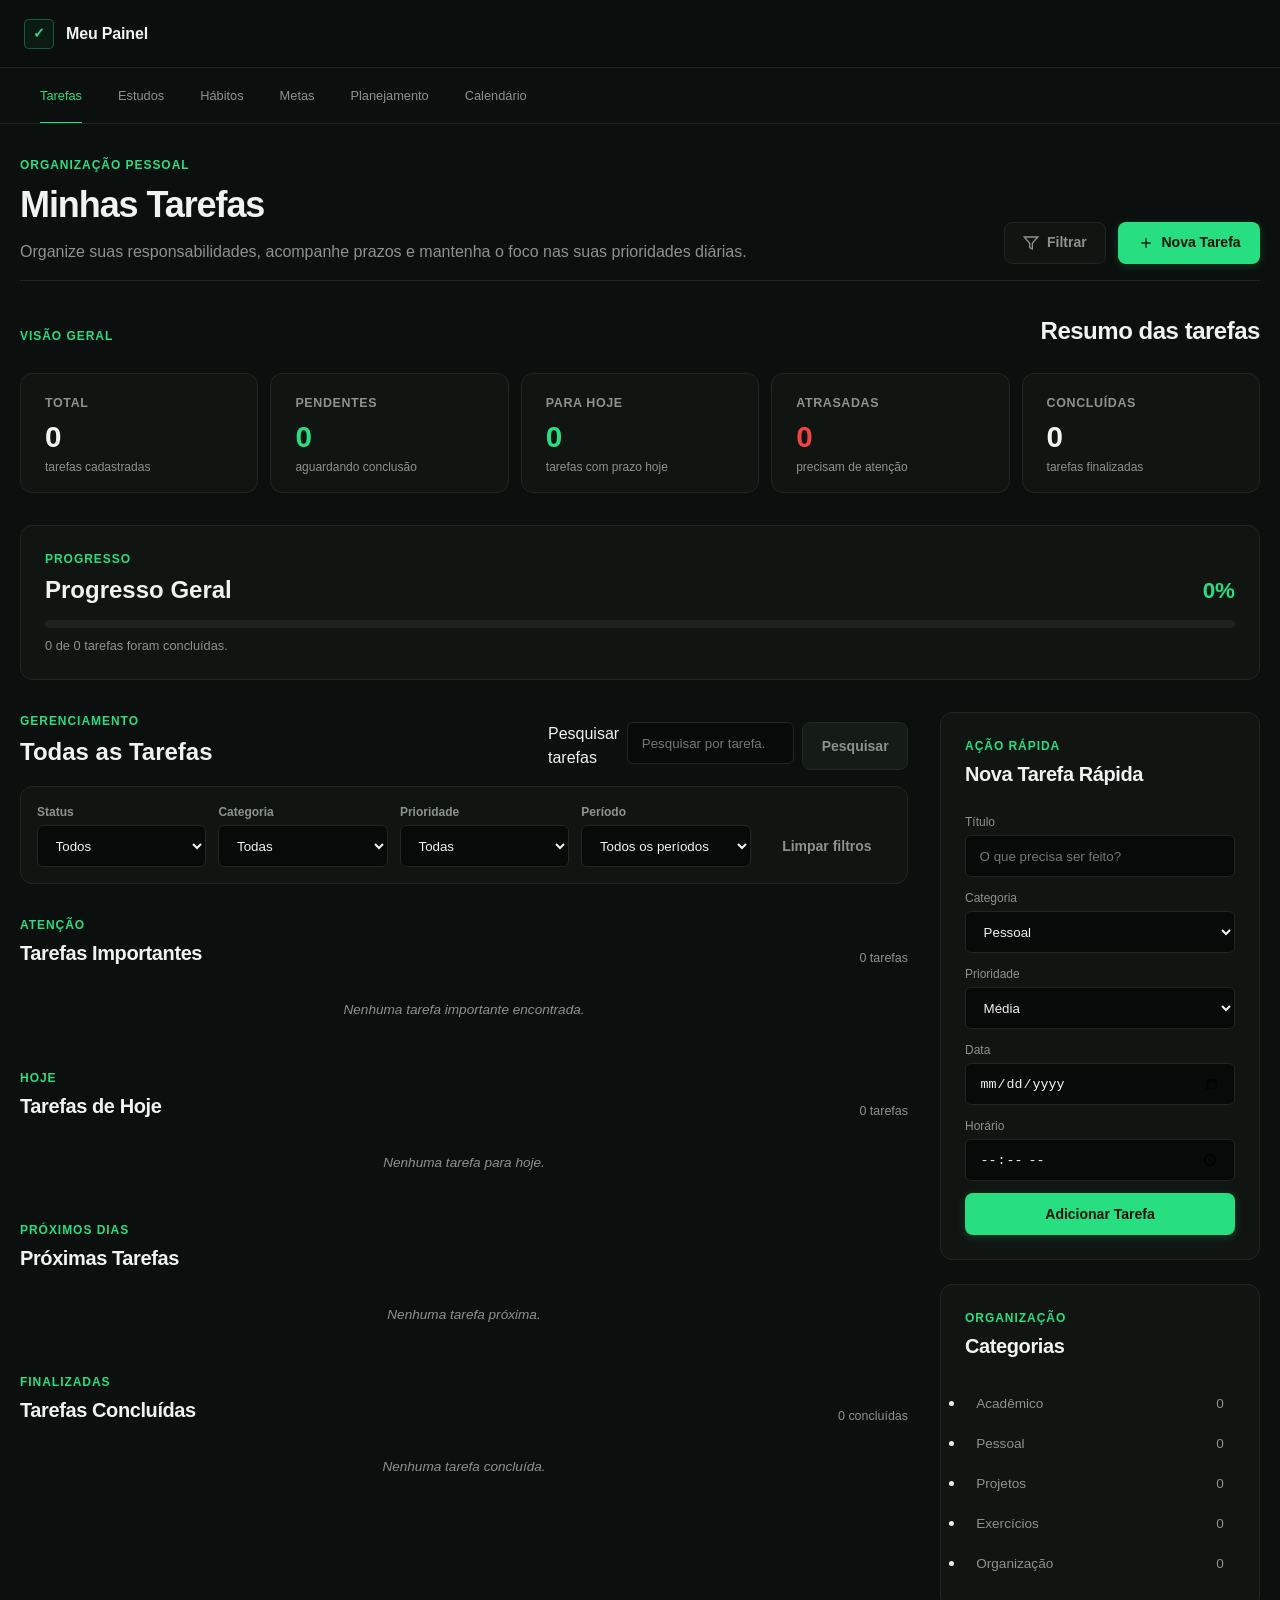
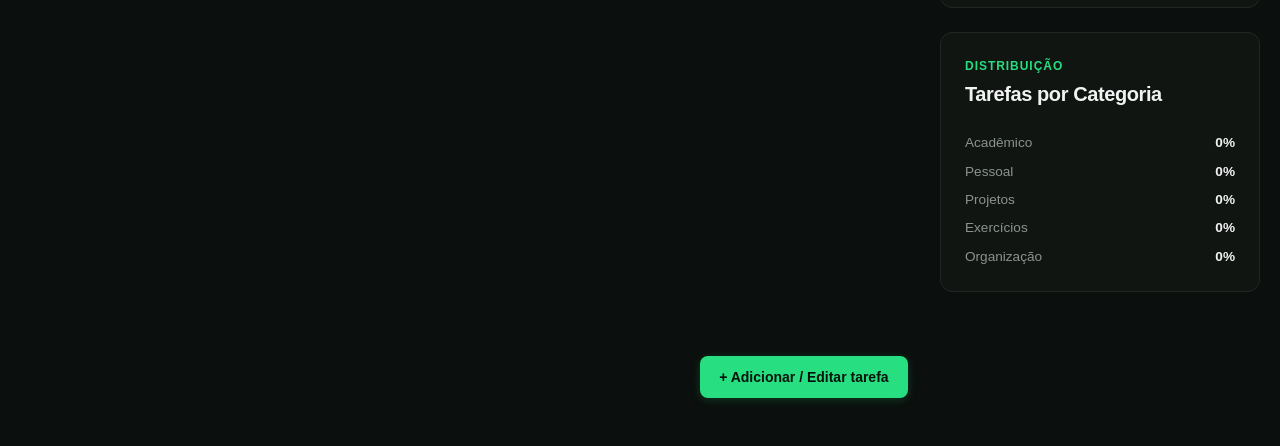
<file: index.html>
<!DOCTYPE html>
<html lang="pt-BR">
<head>
    <meta charset="UTF-8">
    <meta name="viewport" content="width=device-width, initial-scale=1.0">
    <meta name="description" content="Painel pessoal de gerenciamento de tarefas, acompanhamento de progresso e produtividade.">
    <meta name="author" content="Anthony">
    <title>Tarefas | Meu Painel</title>

    <link rel="stylesheet" href="css/global.css">
    <link rel="stylesheet" href="css/style.css">

</head>

<body>

    <!-- =========================================================
         CABECALHO PRINCIPAL
    ========================================================== -->
    <header class="site-header">
        <div class="header-content">

            <div class="brand">
                <a href="perfil.html" class="brand-link" aria-label="Página inicial do painel">
                    <span class="brand-icon" aria-hidden="true">✓</span>
                    <span class="brand-name">Meu Painel</span>
                </a>
            </div>

    </header>

    <!-- =========================================================
         NAVEGAÇÃO PRINCIPAL
    ========================================================== -->
    <nav class="main-navigation" aria-label="Navegação principal">
        <div class="navigation-content">
            <a href="INDEX.html" class="nav-link nav-link-active" aria-current="page">Tarefas</a>
            <a href="estudos.html" class="nav-link">Estudos</a>
            <a href="habitos.html" class="nav-link">Hábitos</a>
            <a href="metas.html" class="nav-link">Metas</a>
            <a href="planejamento.html" class="nav-link">Planejamento</a>
            <a href="calendario.html" class="nav-link">Calendário</a>
        </div>
    </nav>

    <!-- =========================================================
         CONTEUDO PRINCIPAL
    ========================================================== -->
    <main class="main-content" id="main-content">

        <!-- CABEÇALHO DA PÁGINA -->
        <section class="page-header" aria-labelledby="page-title">
            <div class="page-heading">
                <span class="page-eyebrow">ORGANIZAÇÃO PESSOAL</span>
                <h1 id="page-title">Minhas Tarefas</h1>
                <p class="page-description">
                    Organize suas responsabilidades, acompanhe prazos e mantenha o foco nas suas prioridades diárias.
                </p>
            </div>

            <div class="page-header-actions">
                <button type="button" class="button button-secondary" id="filter-tasks-button">
                    <svg width="16" height="16" viewBox="0 0 24 24" fill="none" stroke="currentColor" stroke-width="2" aria-hidden="true">
                        <polygon points="22 3 2 3 10 12.46 10 19 14 21 14 12.46 22 3"></polygon>
                    </svg>
                    Filtrar
                </button>

                <button type="button" class="button button-primary" id="new-task-button">
                    <svg width="16" height="16" viewBox="0 0 24 24" fill="none" stroke="currentColor" stroke-width="2" aria-hidden="true">
                        <line x1="12" y1="5" x2="12" y2="19"></line>
                        <line x1="5" y1="12" x2="19" y2="12"></line>
                    </svg>
                    Nova Tarefa
                </button>
            </div>
        </section>

        <!-- RESUMO DAS TAREFAS / OVERVIEW -->
        <section class="task-overview" aria-labelledby="overview-title">
            <div class="section-heading">
                <span class="section-eyebrow">VISÃO GERAL</span>
                <h2 id="overview-title">Resumo das tarefas</h2>
            </div>

            <div class="overview-grid">
                <article class="overview-card overview-card-total">
                    <div class="overview-card-header">
                        <span class="overview-card-label">Total</span>
                    </div>
                    <div class="overview-card-value">
                        <strong>0</strong>
                    </div>
                    <p class="overview-card-description">tarefas cadastradas</p>
                </article>

                <article class="overview-card overview-card-pending">
                    <div class="overview-card-header">
                        <span class="overview-card-label">Pendentes</span>
                    </div>
                    <div class="overview-card-value">
                        <strong>0</strong>
                    </div>
                    <p class="overview-card-description">aguardando conclusão</p>
                </article>

                <article class="overview-card overview-card-today">
                    <div class="overview-card-header">
                        <span class="overview-card-label">Para Hoje</span>
                    </div>
                    <div class="overview-card-value">
                        <strong>0</strong>
                    </div>
                    <p class="overview-card-description">tarefas com prazo hoje</p>
                </article>

                <article class="overview-card overview-card-overdue">
                    <div class="overview-card-header">
                        <span class="overview-card-label">Atrasadas</span>
                    </div>
                    <div class="overview-card-value">
                        <strong>0</strong>
                    </div>
                    <p class="overview-card-description">precisam de atenção</p>
                </article>

                <article class="overview-card overview-card-completed">
                    <div class="overview-card-header">
                        <span class="overview-card-label">Concluídas</span>
                    </div>
                    <div class="overview-card-value">
                        <strong>0</strong>
                    </div>
                    <p class="overview-card-description">tarefas finalizadas</p>
                </article>
            </div>
        </section>

        <!-- PROGRESSO GERAL -->
        <section class="productivity-section" aria-labelledby="productivity-title">
            <div class="productivity-header">
                <div>
                    <span class="section-eyebrow">PROGRESSO</span>
                    <h2 id="productivity-title">Progresso Geral</h2>
                </div>
                <strong class="productivity-percentage">0%</strong>
            </div>

            <div class="progress-container">
                <div class="progress-bar" role="progressbar" aria-label="Progresso geral das tarefas" aria-valuenow="0" aria-valuemin="0" aria-valuemax="100">
                    <span class="progress-value" style="width: 0%;"></span>
                </div>
            </div>

            <p class="progress-description">0 de 0 tarefas foram concluídas.</p>
        </section>

        <!-- GERENCIAMENTO E LISTA DE TAREFAS -->
        <section class="tasks-management" aria-labelledby="tasks-management-title">

            <div class="tasks-toolbar">
                <div class="tasks-toolbar-heading">
                    <span class="section-eyebrow">GERENCIAMENTO</span>
                    <h2 id="tasks-management-title">Todas as Tarefas</h2>
                </div>

                <!-- Formulário de Pesquisa -->
                <form class="task-search-form" action="#" method="get" role="search" onSubmit="event.preventDefault();">
                    <label for="task-search" class="visually-hidden">Pesquisar tarefas</label>
                    <input type="search" id="task-search" name="search" placeholder="Pesquisar por tarefa..." autocomplete="off">
                    <button type="submit" class="button button-search" aria-label="Pesquisar">
                        Pesquisar
                    </button>
                </form>
            </div>

            <!-- Filtros -->
            <div class="task-filters" aria-label="Filtros de tarefas">
                <div class="filter-group">
                    <label for="status-filter">Status</label>
                    <select id="status-filter" name="status">
                        <option value="all">Todos</option>
                        <option value="pending">Pendentes</option>
                        <option value="in-progress">Em andamento</option>
                        <option value="completed">Concluídas</option>
                        <option value="overdue">Atrasadas</option>
                    </select>
                </div>

                <div class="filter-group">
                    <label for="category-filter">Categoria</label>
                    <select id="category-filter" name="category">
                        <option value="all">Todas</option>
                        <option value="academico">Acadêmico</option>
                        <option value="pessoal">Pessoal</option>
                        <option value="projeto">Projeto</option>
                        <option value="exercicios">Exercícios</option>
                        <option value="organização">Organização</option>
                    </select>
                </div>

                <div class="filter-group">
                    <label for="priority-filter">Prioridade</label>
                    <select id="priority-filter" name="priority">
                        <option value="all">Todas</option>
                        <option value="high">Alta</option>
                        <option value="medium">Média</option>
                        <option value="low">Baixa</option>
                    </select>
                </div>

                <div class="filter-group">
                    <label for="period-filter">Período</label>
                    <select id="period-filter" name="period">
                        <option value="all">Todos os períodos</option>
                        <option value="today">Hoje</option>
                        <option value="tomorrow">Amanhã</option>
                        <option value="week">Esta semana</option>
                        <option value="month">Este mês</option>
                    </select>
                </div>

                <button type="button" class="button button-clear-filters" id="clear-filters-button">
                    Limpar filtros
                </button>
            </div>

            <!-- LISTA: IMPORTANTES -->
            <section class="important-tasks" aria-labelledby="important-tasks-title">
                <div class="subsection-header">
                    <div>
                        <span class="section-eyebrow">ATENÇÃO</span>
                        <h3 id="important-tasks-title">Tarefas Importantes</h3>
                    </div>
                    <span class="task-count">0 tarefas</span>
                </div>
                <div class="important-task-list task-list" aria-live="polite"></div>
            </section>

            <!-- LISTA: HOJE -->
            <section class="today-tasks" aria-labelledby="today-tasks-title">
                <div class="subsection-header">
                    <div>
                        <span class="section-eyebrow">HOJE</span>
                        <h3 id="today-tasks-title">Tarefas de Hoje</h3>
                    </div>
                    <span class="task-count">0 tarefas</span>
                </div>
                <div class="task-list" aria-live="polite"></div>
            </section>

            <!-- LISTA: PRÓXIMAS -->
            <section class="upcoming-tasks" aria-labelledby="upcoming-tasks-title">
                <div class="subsection-header">
                    <div>
                        <span class="section-eyebrow">PRÓXIMOS DIAS</span>
                        <h3 id="upcoming-tasks-title">Próximas Tarefas</h3>
                    </div>
                </div>
                <div class="task-list" aria-live="polite"></div>
            </section>

            <!-- LISTA: CONCLUÍDAS -->
            <section class="completed-tasks" aria-labelledby="completed-tasks-title">
                <div class="subsection-header">
                    <div>
                        <span class="section-eyebrow">FINALIZADAS</span>
                        <h3 id="completed-tasks-title">Tarefas Concluídas</h3>
                    </div>
                    <span class="task-count">0 concluídas</span>
                </div>
                <div class="task-list" aria-live="polite"></div>
            </section>

        </section>

        <!-- SIDEBAR AUXILIAR -->
        <aside class="task-sidebar" aria-label="Informações auxiliares">

            <!-- Criação Rápida -->
            <section class="quick-add-section" aria-labelledby="quick-add-title">
                <div class="sidebar-heading">
                    <span class="section-eyebrow">AÇÃO RÁPIDA</span>
                    <h2 id="quick-add-title">Nova Tarefa Rápida</h2>
                </div>

                <form class="quick-task-form" action="#" method="post">
                    <div class="form-field">
                        <label for="quick-task-title">Título</label>
                        <input type="text" id="quick-task-title" name="title" placeholder="O que precisa ser feito?" required>
                    </div>

                    <div class="form-field">
                        <label for="quick-task-category">Categoria</label>
                        <select id="quick-task-category" name="category">
                            <option value="pessoal">Pessoal</option>
                            <option value="academico">Acadêmico</option>
                            <option value="projeto">Projeto</option>
                            <option value="exercicios">Exercícios</option>
                            <option value="organição">Organização</option>
                        </select>
                    </div>

                    <div class="form-field">
                        <label for="quick-task-priority">Prioridade</label>
                        <select id="quick-task-priority" name="priority">
                            <option value="medium">Média</option>
                            <option value="high">Alta</option>
                            <option value="low">Baixa</option>
                        </select>
                    </div>

                    <div class="form-field">
                        <label for="quick-task-date">Data</label>
                        <input type="date" id="quick-task-date" name="date">
                    </div>

                    <div class="form-field">
                        <label for="quick-task-time">Horário</label>
                        <input type="time" id="quick-task-time" name="time">
                    </div>

                    <button type="submit" class="button button-primary button-full">
                        Adicionar Tarefa
                    </button>
                </form>
            </section>

            <!-- Categorias -->
            <section class="categories-section" aria-labelledby="categories-title">
                <div class="sidebar-heading">
                    <span class="section-eyebrow">ORGANIZAÇÃO</span>
                    <h2 id="categories-title">Categorias</h2>
                </div>

                <ul class="category-list">
                    <li class="category-item">
                        <button type="button" class="category-button" data-category="academic">
                            <span class="category-name">Acadêmico</span>
                            <span class="category-count">0</span>
                        </button>
                    </li>
                    <li class="category-item">
                        <button type="button" class="category-button" data-category="pessoal">
                            <span class="category-name">Pessoal</span>
                            <span class="category-count">0</span>
                        </button>
                    </li>
                    <li class="category-item">
                        <button type="button" class="category-button" data-category="projeto">
                            <span class="category-name">Projetos</span>
                            <span class="category-count">0</span>
                        </button>
                    </li>
                    <li class="category-item">
                        <button type="button" class="category-button" data-category="exercicios">
                            <span class="category-name">Exercícios</span>
                            <span class="category-count">0</span>
                        </button>
                    </li>
                    <li class="category-item">
                        <button type="button" class="category-button" data-category="Organização">
                            <span class="category-name">Organização</span>
                            <span class="category-count">0</span>
                        </button>
                    </li>
                </ul>
            </section>

            <!-- Distribuição -->
            <section class="task-distribution" aria-labelledby="distribution-title">
                <div class="sidebar-heading">
                    <span class="section-eyebrow">DISTRIBUIÇÃO</span>
                    <h2 id="distribution-title">Tarefas por Categoria</h2>
                </div>

                <dl class="distribution-list">
                    <div class="distribution-item">
                        <dt>Acadêmico</dt>
                        <dd>0%</dd>
                    </div>
                    <div class="distribution-item">
                        <dt>Pessoal</dt>
                        <dd>0%</dd>
                    </div>
                    <div class="distribution-item">
                        <dt>Projetos</dt>
                        <dd>0%</dd>
                    </div>
                    <div class="distribution-item">
                        <dt>Exercícios</dt>
                        <dd>0%</dd>
                    </div>
                    <div class="distribution-item">
                        <dt>Organização</dt>
                        <dd>0%</dd>
                    </div>
                </dl>
            </section>

        </aside>

<!-- BOTÃO QUE ABRE O FORMULÁRIO -->
<div class="form-trigger-container">
    <button type="button" class="button button-primary" id="open-task-modal-btn">
        + Adicionar / Editar tarefa
    </button>
</div>

<!-- MODAL COM O FORMULÁRIO COMPLETO (ESCONDIDO POR PADRÃO) -->
<div class="modal" id="task-modal" hidden>
    <div class="modal-backdrop" id="modal-backdrop"></div>
    
    <section class="modal-dialog modal-large" role="dialog" aria-modal="true" aria-labelledby="new-task-title">
        <header class="modal-header">
            <div>
                <span class="section-eyebrow">CRIAR / EDITAR</span>
                <h2 id="new-task-title">Adicionar nova tarefa</h2>
            </div>
            <button class="icon-button" type="button" id="close-task-modal-btn" aria-label="Fechar modal">×</button>
        </header>

        <form class="new-task-form" action="#" method="post">
            <fieldset>
                <legend>Informações básicas</legend>

                <div class="form-row">
                    <div class="form-field form-field-large">
                        <label for="task-title">Título da tarefa *</label>
                        <input type="text" id="task-title" name="task_title" placeholder="Digite o título da tarefa" required>
                    </div>

                    <div class="form-field">
                        <label for="task-category">Categoria *</label>
                        <select id="task-category" name="task_category" required>
                            <option value="">Selecionar</option>
                            <option value="academico">Acadêmico</option>
                            <option value="pessoal">Pessoal</option>
                            <option value="projeto">Projeto</option>
                            <option value="exercicios">Exercícios</option>
                            <option value="organização">Organização</option>
                        </select>
                    </div>
                </div>

                <div class="form-field">
                    <label for="task-description">Descrição</label>
                    <textarea id="task-description" name="task_description" rows="4" placeholder="Descreva o que precisa ser feito..."></textarea>
                </div>
            </fieldset>

            <fieldset>
                <legend>Planejamento</legend>

                <div class="form-row">
                    <div class="form-field">
                        <label for="task-priority">Prioridade *</label>
                        <select id="task-priority" name="task_priority" required>
                            <option value="">Selecionar</option>
                            <option value="high">Alta</option>
                            <option value="medium">Média</option>
                            <option value="low">Baixa</option>
                        </select>
                    </div>

                    <div class="form-field">
                        <label for="task-status">Status</label>
                        <select id="task-status" name="task_status">
                            <option value="pending">Pendente</option>
                            <option value="in-progress">Em andamento</option>
                            <option value="completed">Concluída</option>
                        </select>
                    </div>

                    <div class="form-field">
                        <label for="task-due-date">Data de vencimento *</label>
                        <input type="date" id="task-due-date" name="task_due_date" required>
                    </div>

                    <div class="form-field">
                        <label for="task-due-time">Horário limite</label>
                        <input type="time" id="task-due-time" name="task_due_time">
                    </div>
                </div>
            </fieldset>

            <fieldset>
                <legend>Organização adicional</legend>

                <div class="form-row">
                    <div class="form-field">
                        <label for="task-type">Tipo de tarefa</label>
                        <select id="task-type" name="task_type">
                            <option value="single">Tarefa única</option>
                            <option value="recurring">Tarefa recorrente</option>
                        </select>
                    </div>

                    <div class="form-field">
                        <label for="task-estimated-time">Tempo estimado</label>
                        <input type="text" id="task-estimated-time" name="task_estimated_time" placeholder="Ex.: 1h 30min">
                    </div>
                </div>

                <div class="form-field">
                    <label for="task-notes">Observações</label>
                    <textarea id="task-notes" name="task_notes" rows="3" placeholder="Adicione observações ou informações importantes..."></textarea>
                </div>
            </fieldset>

            <div class="form-actions">
                <button type="button" class="button button-secondary" id="cancel-task-modal-btn">Cancelar</button>
                <button type="submit" class="button button-primary">Criar tarefa</button>
            </div>
        </form>
    </section>
</div>

    <!-- RODAPÉ -->


    <!-- SCRIPT DA PÁGINA DE TAREFAS -->
    <script src="js/tarefa.js" defer></script>
</body>
</html>
</file>
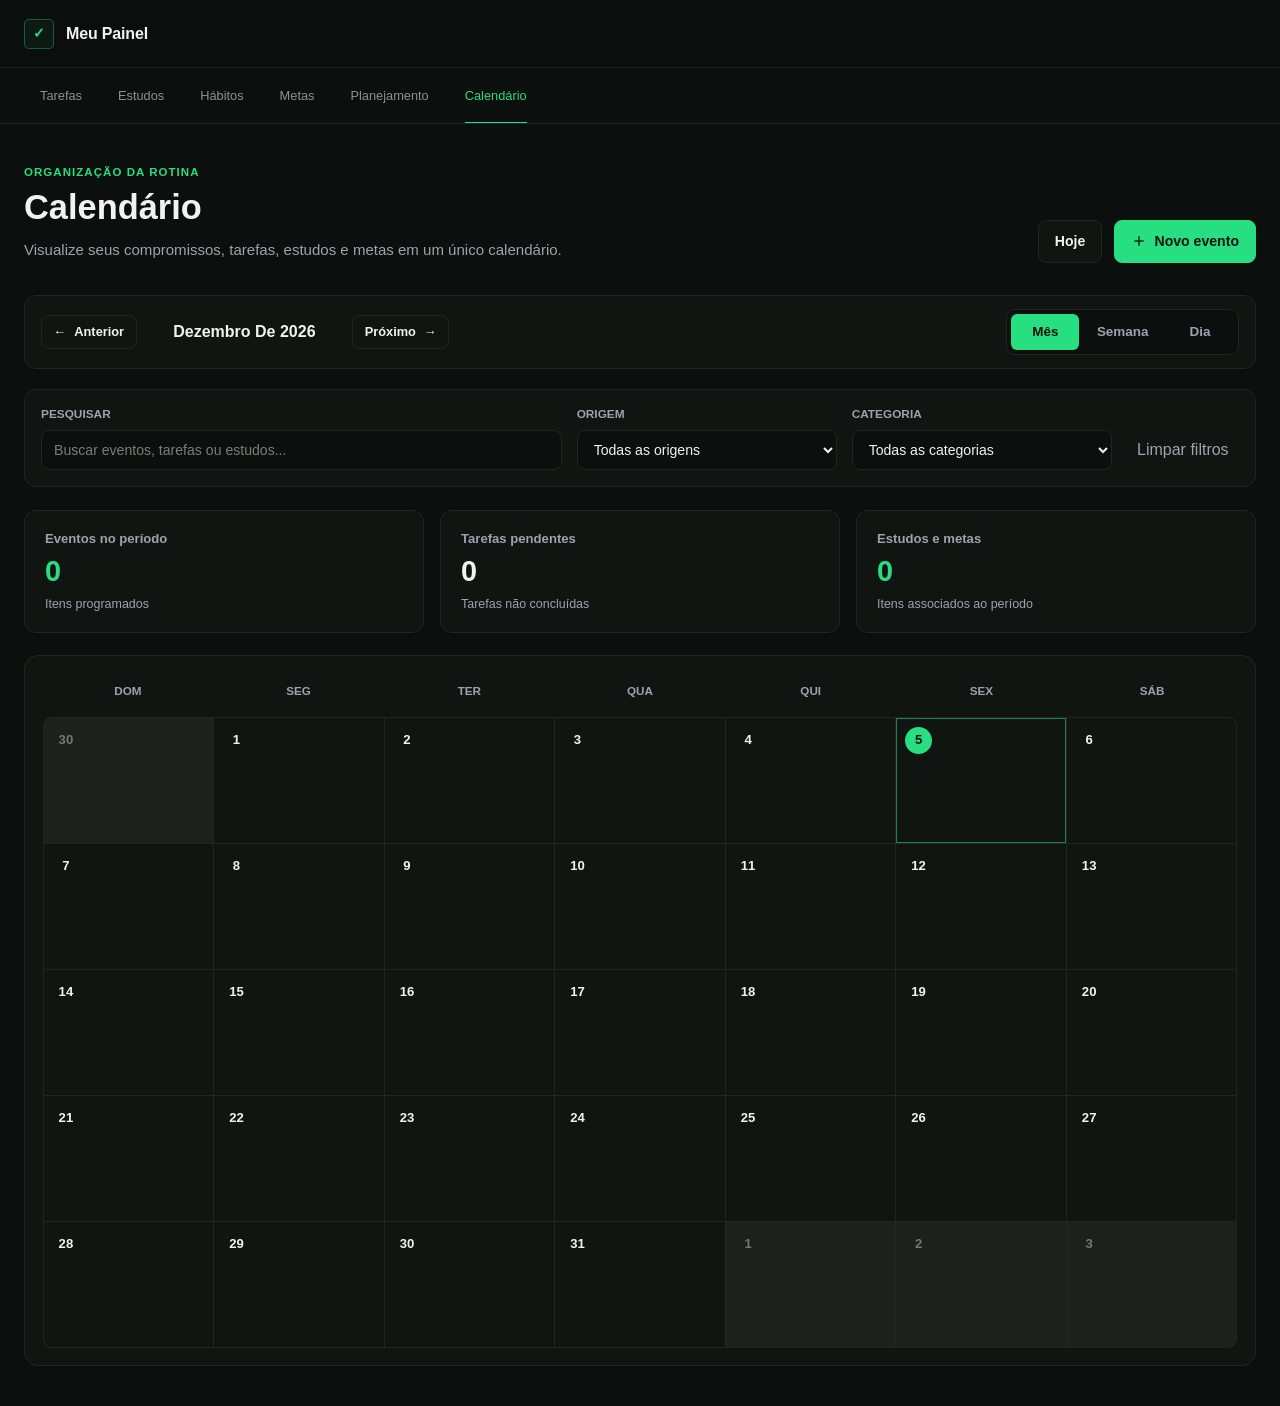
<file: calendario.html>
<!DOCTYPE html>
<html lang="pt-BR" class="dark">
<head>
    <meta charset="UTF-8">
    <meta name="viewport" content="width=device-width, initial-scale=1.0">
    <meta name="description" content="Calendário unificado de eventos, tarefas, estudos e metas do Meu Painel.">
    <meta name="author" content="Anthony">
    <meta name="theme-color" content="#0b0f0d">

    <title>Calendário | Meu Painel</title>

    <link rel="stylesheet" href="css/global.css">
    <link rel="stylesheet" href="css/calendario.css">

    <script src="js/calendario.js" defer></script>
</head>

<body>
    <!-- CABEÇALHO -->
    <header class="site-header">
        <div class="header-content">

            <div class="brand">
                <a href="perfil.html" class="brand-link" aria-label="Ir para a página inicial">
                    <span class="brand-icon" aria-hidden="true">✓</span>
                    <span class="brand-name">Meu Painel</span>
                </a>
            </div>



        </div>
    </header>

    <!-- NAVEGAÇÃO -->
    <nav class="main-navigation" aria-label="Navegação principal">
        <div class="navigation-content">
            <a href="index.html" class="nav-link">Tarefas</a>
            <a href="estudos.html" class="nav-link">Estudos</a>
            <a href="habitos.html" class="nav-link">Hábitos</a>
            <a href="metas.html" class="nav-link">Metas</a>
            <a href="planejamento.html" class="nav-link">Planejamento</a>
            <a
                href="calendario.html"
                class="nav-link nav-link-active"
                aria-current="page"
            >
                Calendário
            </a>
        </div>
    </nav>

    <!-- CONTEÚDO PRINCIPAL -->
    <main class="calendar-page" id="calendar-main">

        <!-- CABEÇALHO DA PÁGINA -->
        <section class="calendar-hero">
            <div class="hero-titles">
                <span class="page-eyebrow">ORGANIZAÇÃO DA ROTINA</span>
                <h1>Calendário</h1>
                <p class="page-description">
                    Visualize seus compromissos, tarefas, estudos e metas
                    em um único calendário.
                </p>
            </div>

            <div class="hero-actions">
                <button
                    type="button"
                    class="button button-secondary"
                    id="today-jump-btn"
                >
                    Hoje
                </button>

                <button
                    type="button"
                    class="button button-primary"
                    id="new-event-button"
                    aria-haspopup="dialog"
                    aria-controls="event-modal"
                >
                    <svg
                        width="16"
                        height="16"
                        viewBox="0 0 24 24"
                        fill="none"
                        stroke="currentColor"
                        stroke-width="2"
                        aria-hidden="true"
                    >
                        <path d="M12 5v14"></path>
                        <path d="M5 12h14"></path>
                    </svg>
                    Novo evento
                </button>
            </div>
        </section>

        <!-- NAVEGAÇÃO TEMPORAL E MODOS DE VISUALIZAÇÃO -->
        <section
            class="calendar-toolbar"
            aria-label="Controles do calendário"
        >
            <div class="temporal-nav-controls">
                <button
                    type="button"
                    class="button button-secondary button-small"
                    id="prev-period-btn"
                    aria-label="Ir para o período anterior"
                >
                    <span aria-hidden="true">←</span>
                    Anterior
                </button>

                <h2
                    id="current-period-label"
                    class="period-display-title"
                    aria-live="polite"
                >
                    Carregando...
                </h2>

                <button
                    type="button"
                    class="button button-secondary button-small"
                    id="next-period-btn"
                    aria-label="Ir para o próximo período"
                >
                    Próximo
                    <span aria-hidden="true">→</span>
                </button>
            </div>

            <div
                class="view-mode-tabs"
                role="tablist"
                aria-label="Visualização do calendário"
            >
                <button
                    type="button"
                    class="view-tab active"
                    id="month-tab"
                    data-view="month"
                    role="tab"
                    aria-selected="true"
                    aria-controls="view-month"
                >
                    Mês
                </button>

                <button
                    type="button"
                    class="view-tab"
                    id="week-tab"
                    data-view="week"
                    role="tab"
                    aria-selected="false"
                    aria-controls="view-week"
                    tabindex="-1"
                >
                    Semana
                </button>

                <button
                    type="button"
                    class="view-tab"
                    id="day-tab"
                    data-view="day"
                    role="tab"
                    aria-selected="false"
                    aria-controls="view-day"
                    tabindex="-1"
                >
                    Dia
                </button>
            </div>
        </section>

        <!-- FILTROS -->
        <section
            class="calendar-filter-bar"
            aria-label="Pesquisa e filtros"
        >
            <label class="search-field" for="calendar-search">
                <span>Pesquisar</span>
                <input
                    type="search"
                    id="calendar-search"
                    placeholder="Buscar eventos, tarefas ou estudos..."
                    autocomplete="off"
                >
            </label>

            <label for="calendar-origin-filter">
                <span>Origem</span>
                <select id="calendar-origin-filter">
                    <option value="todas">Todas as origens</option>
                    <option value="evento">Eventos</option>
                    <option value="palanejamento">Planejamento</option>
                    <option value="tarefa">Tarefas</option>
                    <option value="estudo">Estudos</option>
                    <option value="metas">Metas</option>
                </select>
            </label>

            <label for="calendar-category-filter">
                <span>Categoria</span>
                <select id="calendar-category-filter">
                    <option value="all">Todas as categorias</option>
                    <option value="Pessoal">Pessoal</option>
                    <option value="Escola">Escola</option>
                    <option value="Estudos">Estudos</option>
                    <option value="Compromissos">Compromissos</option>
                    <option value="Saúde e rotina">Saúde e rotina</option>
                    <option value="Outros">Outros</option>
                </select>
            </label>

            <button
                type="button"
                class="text-button"
                id="clear-calendar-filters"
            >
                Limpar filtros
            </button>
        </section>

        <!-- INDICADORES DO PERÍODO -->
        <section
            class="calendar-metrics-grid"
            aria-labelledby="metrics-section-title"
        >
            <h2 id="metrics-section-title" class="sr-only">
                Resumo do período
            </h2>

            <article class="metric-card">
                <span class="metric-label">Eventos no período</span>
                <strong
                    class="metric-value text-primary"
                    id="stat-total-events"
                    aria-live="polite"
                >
                    0
                </strong>
                <p class="metric-desc">Itens programados</p>
            </article>

            <article class="metric-card">
                <span class="metric-label">Tarefas pendentes</span>
                <strong
                    class="metric-value"
                    id="stat-pending-tasks"
                    aria-live="polite"
                >
                    0
                </strong>
                <p class="metric-desc">Tarefas não concluídas</p>
            </article>

            <article class="metric-card">
                <span class="metric-label">Estudos e metas</span>
                <strong
                    class="metric-value text-success"
                    id="stat-study-goals"
                    aria-live="polite"
                >
                    0
                </strong>
                <p class="metric-desc">Itens associados ao período</p>
            </article>
        </section>

        <!-- CALENDÁRIO -->
        <section
            class="calendar-main-container"
            aria-label="Calendário de compromissos"
        >

            <!-- VISUALIZAÇÃO MENSAL -->
            <section
                id="view-month"
                class="calendar-view-panel active"
                role="tabpanel"
                aria-labelledby="month-tab"
            >
                <div
                    class="calendar-weekdays-header"
                    aria-hidden="true"
                >
                    <span>Dom</span>
                    <span>Seg</span>
                    <span>Ter</span>
                    <span>Qua</span>
                    <span>Qui</span>
                    <span>Sex</span>
                    <span>Sáb</span>
                </div>

                <div
                    id="month-grid-container"
                    class="month-grid"
                    aria-label="Dias do mês"
                >
                    <!-- Conteúdo gerado pelo JavaScript -->
                </div>
            </section>

            <!-- VISUALIZAÇÃO SEMANAL -->
            <section
                id="view-week"
                class="calendar-view-panel"
                role="tabpanel"
                aria-labelledby="week-tab"
                hidden
            >
                <div
                    id="week-grid-container"
                    class="week-grid-container"
                    aria-label="Dias da semana"
                >
                    <!-- Conteúdo gerado pelo JavaScript -->
                </div>
            </section>

            <!-- VISUALIZAÇÃO DIÁRIA -->
            <section
                id="view-day"
                class="calendar-view-panel"
                role="tabpanel"
                aria-labelledby="day-tab"
                hidden
            >
                <div
                    id="day-grid-container"
                    class="day-grid-container"
                    aria-label="Agenda do dia"
                >
                    <!-- Conteúdo gerado pelo JavaScript -->
                </div>
            </section>

        </section>
    </main>

    <!-- =====================================================
         MODAL DE CRIAÇÃO E EDIÇÃO DE EVENTOS
    ====================================================== -->
    <div
        class="modal"
        id="event-modal"
        hidden
        role="dialog"
        aria-modal="true"
        aria-labelledby="event-modal-title"
    >
        <div
            class="modal-backdrop"
            data-close-modal="event-modal"
            aria-hidden="true"
        ></div>

        <section class="modal-dialog">
            <header class="modal-header">
                <div>
                    <span class="page-eyebrow">CALENDÁRIO</span>
                    <h2 id="event-modal-title">Novo evento</h2>
                </div>

                <button
                    type="button"
                    class="icon-button"
                    data-close-modal="event-modal"
                    aria-label="Fechar janela"
                >
                    ×
                </button>
            </header>

            <form id="event-form" class="form-grid" novalidate>
                <input type="hidden" id="event-id" name="id">

                <div class="field-full">
                    <label for="event-title">Título *</label>
                    <input
                        type="text"
                        id="event-title"
                        name="title"
                        maxlength="120"
                        placeholder="Nome do compromisso"
                        required
                    >
                </div>

                <div class="field-full">
                    <label for="event-description">Descrição</label>
                    <textarea
                        id="event-description"
                        name="description"
                        rows="3"
                        maxlength="1000"
                        placeholder="Informações adicionais sobre o evento"
                    ></textarea>
                </div>

                <div>
                    <label for="event-category">Categoria *</label>
                    <select id="event-category" name="category" required>
                        <option value="Pessoal">Pessoal</option>
                        <option value="Escola">Escola</option>
                        <option value="Estudos">Estudos</option>
                        <option value="Compromissos">Compromissos</option>
                        <option value="Saúde e rotina">Saúde e rotina</option>
                        <option value="Outros">Outros</option>
                    </select>
                </div>

                <div>
                    <label for="event-color">Cor identificadora</label>
                    <input
                        type="color"
                        id="event-color"
                        name="color"
                        value="#27DE80"
                    >
                </div>

                <div>
                    <label for="event-date">Data *</label>
                    <input
                        type="date"
                        id="event-date"
                        name="date"
                        required
                    >
                </div>

                <div>
                    <label for="event-location">Local</label>
                    <input
                        type="text"
                        id="event-location"
                        name="location"
                        maxlength="200"
                        placeholder="Local do compromisso"
                    >
                </div>

                <div>
                    <label for="event-start-time">Horário inicial</label>
                    <input
                        type="time"
                        id="event-start-time"
                        name="startTime"
                    >
                </div>

                <div>
                    <label for="event-end-time">Horário final</label>
                    <input
                        type="time"
                        id="event-end-time"
                        name="endTime"
                    >
                </div>

                <div
                    id="event-conflict-box"
                    class="conflict-warning-box"
                    role="alert"
                    hidden
                >
                    <strong>Atenção:</strong>
                    existe um possível conflito de horário com outro evento.
                </div>

                <div class="form-actions field-full">
                    <button
                        type="button"
                        class="button button-secondary"
                        data-close-modal="event-modal"
                    >
                        Cancelar
                    </button>

                    <button
                        type="submit"
                        class="button button-primary"
                        id="save-event-button"
                    >
                        Salvar evento
                    </button>
                </div>
            </form>
        </section>
    </div>

    <!-- =====================================================
         MODAL DE DETALHES
    ====================================================== -->
    <div
        class="modal"
        id="details-modal"
        hidden
        role="dialog"
        aria-modal="true"
        aria-labelledby="details-modal-title"
    >
        <div
            class="modal-backdrop"
            data-close-modal="details-modal"
            aria-hidden="true"
        ></div>

        <section class="modal-dialog">
            <header class="modal-header">
                <div>
                    <span
                        id="details-origin-badge"
                        class="activity-category-badge"
                    >
                        Evento
                    </span>

                    <h2 id="details-modal-title">Detalhes do item</h2>
                </div>

                <button
                    type="button"
                    class="icon-button"
                    data-close-modal="details-modal"
                    aria-label="Fechar detalhes"
                >
                    ×
                </button>
            </header>

            <div class="modal-body-content">
                <p id="details-description"></p>

                <dl class="details-list">
                    <div>
                        <dt>Data</dt>
                        <dd id="details-date">—</dd>
                    </div>

                    <div>
                        <dt>Horário</dt>
                        <dd id="details-time">—</dd>
                    </div>

                    <div>
                        <dt>Local</dt>
                        <dd id="details-location">—</dd>
                    </div>

                    <div>
                        <dt>Categoria</dt>
                        <dd id="details-category">—</dd>
                    </div>
                </dl>
            </div>

            <footer class="form-actions field-full" id="details-actions-row">
                <button
                    type="button"
                    class="button button-secondary"
                    data-close-modal="details-modal"
                >
                    Fechar
                </button>
            </footer>
        </section>
    </div>

    <!-- NOTIFICAÇÕES TEMPORÁRIAS -->
    <div
        class="toast"
        id="toast"
        role="status"
        aria-live="polite"
        aria-atomic="true"
    ></div>

</body>
</html>
</file>
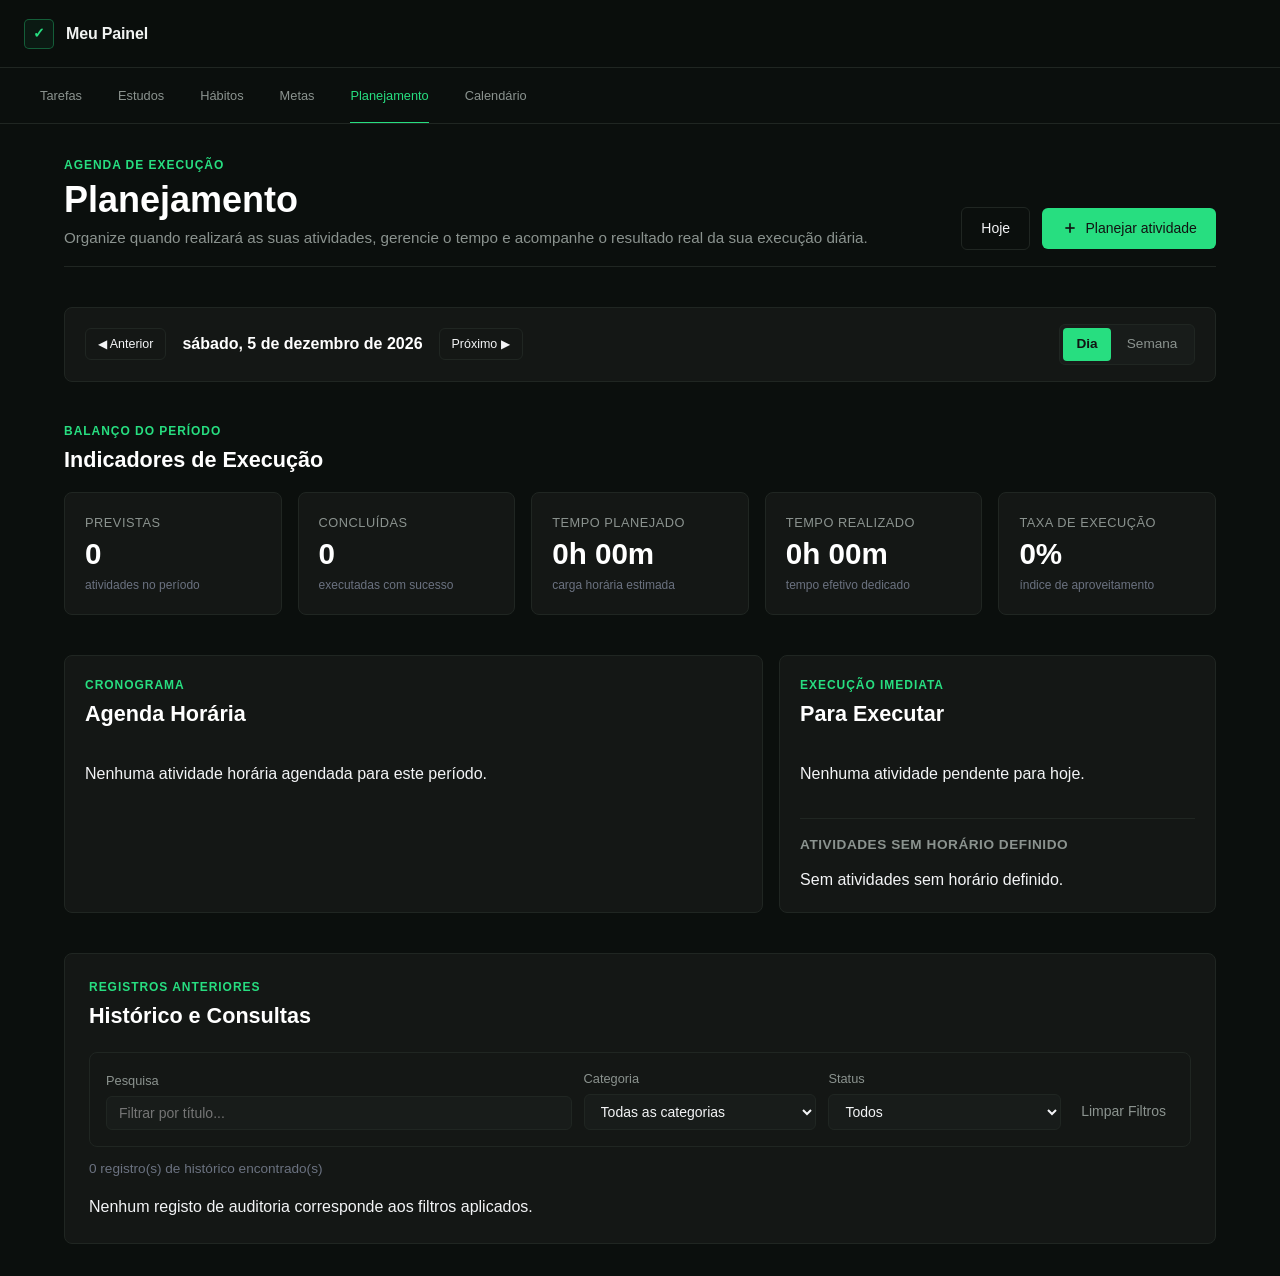
<file: planejamento.html>
<!DOCTYPE html>
<html lang="pt-BR" class="dark">
<head>
    <meta charset="UTF-8">
    <meta name="viewport" content="width=device-width, initial-scale=1.0">
    <meta name="description" content="Agenda de execução, planejamento diário, controle de tempo e histórico do Meu Painel.">
    <meta name="author" content="Anthony">
    <meta name="theme-color" content="#0b0f0d">
    <title>Planejamento | Meu Painel</title>

    <!-- Estilos Globais e Específicos -->
    <link rel="stylesheet" href="css/global.css">
    <link rel="stylesheet" href="css/planejamento.css">

    <!-- Scripts da Página -->
    <script src="js/planejamento.js" defer></script>
</head>

<body>

    <!-- =========================================================
         CABEÇALHO PRINCIPAL
    ========================================================== -->
    <header class="site-header" role="banner">
        <div class="header-content">
            <div class="brand">
                <a href="perfil.html" class="brand-link" aria-label="Página inicial do painel">
                    <span class="brand-icon" aria-hidden="true">✓</span>
                    <span class="brand-name">Meu Painel</span>
                </a>
            </div>


    </header>

    <!-- NAVEGAÇÃO PRINCIPAL -->
    <nav class="main-navigation" role="navigation" aria-label="Navegação principal do sistema">
        <div class="navigation-content">
            <a href="index.html" class="nav-link">Tarefas</a>
            <a href="estudos.html" class="nav-link">Estudos</a>
            <a href="habitos.html" class="nav-link">Hábitos</a>
            <a href="metas.html" class="nav-link">Metas</a>
            <a href="planejamento.html" class="nav-link nav-link-active" aria-current="page">Planejamento</a>
            <a href="calendario.html" class="nav-link">Calendário</a>
        </div>
    </nav>

    <!-- =========================================================
         CONTEÚDO PRINCIPAL
    ========================================================== -->
    <main class="planning-page" id="planning-main" role="main">

        <!-- HERO / CABEÇALHO DA PÁGINA -->
        <header class="planning-hero">
            <div class="hero-titles">
                <span class="page-eyebrow">AGENDA DE EXECUÇÃO</span>
                <h1>Planejamento</h1>
                <p class="page-description">Organize quando realizará as suas atividades, gerencie o tempo e acompanhe o resultado real da sua execução diária.</p>
            </div>
            <div class="hero-actions">
                <button type="button" class="button button-secondary" id="today-jump-btn">Hoje</button>
                <button type="button" class="button button-primary" id="new-activity-button" aria-haspopup="dialog">
                    <svg width="16" height="16" viewBox="0 0 24 24" fill="none" stroke="currentColor" stroke-width="2.5" aria-hidden="true"><line x1="12" y1="5" x2="12" y2="19"></line><line x1="5" y1="12" x2="19" y2="12"></line></svg>
                      Planejar atividade
                </button>
            </div>
        </header>

        <!-- NAVEGAÇÃO TEMPORAL -->
        <section class="temporal-navigation" aria-label="Controlo de período temporal">
            <div class="temporal-controls">
                <button type="button" class="button button-secondary button-small" id="prev-period-btn" aria-label="Período anterior">◀ Anterior</button>
                <div class="temporal-display">
                    <span id="current-period-label" class="period-title">Carregando período...</span>
                </div>
                <button type="button" class="button button-secondary button-small" id="next-period-btn" aria-label="Próximo período">Próximo ▶</button>
            </div>
            <div class="temporal-views">
                <button type="button" class="view-tab active" data-view="day">Dia</button>
                <button type="button" class="view-tab" data-view="week">Semana</button>
            </div>
        </section>

        <!-- DASHBOARD DE INDICADORES GLOBAIS (PLANEJADO x REALIZADO) -->
        <section class="planning-overview" aria-labelledby="overview-title">
            <div class="section-header compact">
                <div>
                    <span class="section-eyebrow">BALANÇO DO PERÍODO</span>
                    <h2 id="overview-title">Indicadores de Execução</h2>
                </div>
            </div>

            <div class="overview-grid" role="region" aria-label="Métricas de planejamento">
                <article class="metric-card">
                    <span class="metric-label">Previstas</span>
                    <strong class="metric-value" data-plan-stat="totalPlanned">0</strong>
                    <p class="metric-desc">atividades no período</p>
                </article>
                <article class="metric-card">
                    <span class="metric-label">Concluídas</span>
                    <strong class="metric-value text-success" data-plan-stat="totalCompleted">0</strong>
                    <p class="metric-desc">executadas com sucesso</p>
                </article>
                <article class="metric-card">
                    <span class="metric-label">Tempo Planejado</span>
                    <strong class="metric-value text-primary" data-plan-stat="plannedMinutes">0h 00m</strong>
                    <p class="metric-desc">carga horária estimada</p>
                </article>
                <article class="metric-card">
                    <span class="metric-label">Tempo Realizado</span>
                    <strong class="metric-value" data-plan-stat="realMinutes">0h 00m</strong>
                    <p class="metric-desc">tempo efetivo dedicado</p>
                </article>
                <article class="metric-card">
                    <span class="metric-label">Taxa de Execução</span>
                    <strong class="metric-value text-success" data-plan-stat="executionRate">0%</strong>
                    <p class="metric-desc">índice de aproveitamento</p>
                </article>
            </div>
        </section>

        <!-- GRID PRINCIPAL: AGENDA HORÁRIA & LISTA "PARA EXECUTAR" -->
        <div class="planning-workspace-grid">
            
            <!-- AGENDA PRINCIPAL -->
            <section class="agenda-section" aria-labelledby="agenda-title">
                <div class="section-header compact">
                    <div>
                        <span class="section-eyebrow">CRONOGRAMA</span>
                        <h2 id="agenda-title">Agenda Horária</h2>
                    </div>
                </div>

                <div id="agenda-container" class="agenda-container" role="region" aria-label="Grade horária de atividades">
                    <!-- Preenchido dinamicamente via JS -->
                </div>
            </section>

            <!-- LISTA "PARA EXECUTAR" E ATIVIDADES SEM HORÁRIO -->
            <aside class="execution-sidebar" aria-labelledby="execution-title">
                <div class="section-header compact">
                    <div>
                        <span class="section-eyebrow">EXECUÇÃO IMEDIATA</span>
                        <h2 id="execution-title">Para Executar</h2>
                    </div>
                </div>

                <div id="execution-list-container" class="execution-list" aria-live="polite">
                    <!-- Preenchido dinamicamente via JS -->
                </div>

                <div class="untimed-activities-box">
                    <h4>Atividades sem Horário Definido</h4>
                    <div id="untimed-list-container" class="untimed-list" aria-live="polite">
                        <!-- Preenchido dinamicamente via JS -->
                    </div>
                </div>
            </aside>
        </div>

        <!-- SEÇÃO DE FILTROS E HISTÓRICO DE ATIVIDADES -->
        <section class="planning-history-section" aria-labelledby="history-title">
            <div class="section-header">
                <div>
                    <span class="section-eyebrow">REGISTROS ANTERIORES</span>
                    <h2 id="history-title">Histórico e Consultas</h2>
                </div>
            </div>

            <!-- TOOLBAR DE FILTRAGEM -->
            <div class="planning-toolbar" role="search" aria-label="Filtros de planejamento">
                <label class="search-field" for="plan-search">
                    <span>Pesquisa</span>
                    <input id="plan-search" type="search" placeholder="Filtrar por título..." autocomplete="off">
                </label>

                <label for="plan-category-filter">
                    <span>Categoria</span>
                    <select id="plan-category-filter">
                        <option value="all">Todas as categorias</option>
                        <option value="Estudo">Estudo</option>
                        <option value="Tarefa">Tarefa</option>
                        <option value="Hábito">Hábito</option>
                        <option value="Compromisso">Compromisso</option>
                        <option value="Pessoal">Pessoal</option>
                        <option value="Descanso">Descanso</option>
                        <option value="Outros">Outros</option>
                    </select>
                </label>

                <label for="plan-status-filter">
                    <span>Status</span>
                    <select id="plan-status-filter">
                        <option value="all" selected>Todos</option>
                        <option value="planned">Planejada</option>
                        <option value="in-progress">Em andamento</option>
                        <option value="completed">Concluída</option>
                        <option value="partial">Parcial</option>
                        <option value="rescheduled">Remarcada</option>
                        <option value="cancelled">Cancelada</option>
                    </select>
                </label>

                <button type="button" class="text-button" id="clear-plan-filters">Limpar Filtros</button>
            </div>

            <div class="planning-meta">
                <span id="planning-result-count" aria-live="polite">0 registos encontrados</span>
            </div>

            <div id="planning-history-list" class="history-list" aria-live="polite">
                <!-- Preenchido dinamicamente via JS -->
            </div>
        </section>

    </main>

    <!-- =========================================================
         MODAIS DO SISTEMA
    ========================================================== -->

    <!-- MODAL 01: CRIAR E EDITAR ATIVIDADE -->
    <div class="modal" id="activity-modal" hidden role="dialog" aria-modal="true" aria-labelledby="activity-modal-title">
        <div class="modal-backdrop" data-close-modal="activity-modal"></div>
        <section class="modal-dialog">
            <header class="modal-header">
                <div>
                    <h2 id="activity-modal-title">Planejar Atividade</h2>
                </div>
                <button class="icon-button" type="button" data-close-modal="activity-modal" aria-label="Fechar modal">×</button>
            </header>

            <form id="activity-form" class="form-grid" novalidate>
                <input type="hidden" id="activity-id">

                <div class="field-full">
                    <label for="activity-title">Título da atividade *</label>
                    <input id="activity-title" type="text" required maxlength="120" placeholder="Ex.: Revisar capítulos de matemática, Reunião de projeto">
                </div>

                <div class="field-full">
                    <label for="activity-description">Descrição opcional</label>
                    <textarea id="activity-description" rows="2" maxlength="300" placeholder="Detalhes ou objetivos específicos..."></textarea>
                </div>

                <!-- SELETORES DE INTEGRAÇÃO COM OUTROS MÓDULOS -->
                <div>
                    <label for="activity-link-type">Vincular Ecossistema</label>
                    <select id="activity-link-type">
                        <option value="">Nenhum vínculo (Atividade independente)</option>
                        <option value="task">Tarefa (Gerenciador de Tarefas)</option>
                        <option value="study">Conteúdo de Estudo</option>
                        <option value="habit">Hábito</option>
                        <option value="goal">Meta</option>
                    </select>
                </div>

                <div id="activity-link-entity-container">
                    <!-- Preenchido dinamicamente pelo JS com as entidades reais -->
                </div>

                <div>
                    <label for="activity-category">Categoria *</label>
                    <select id="activity-category" required>
                        <option value="Tarefa" selected>Tarefa</option>
                        <option value="Estudo">Estudo</option>
                        <option value="Hábito">Hábito</option>
                        <option value="Compromisso">Compromisso</option>
                        <option value="Pessoal">Pessoal</option>
                        <option value="Descanso">Descanso</option>
                        <option value="Outros">Outros</option>
                    </select>
                </div>

                <div>
                    <label for="activity-priority">Prioridade</label>
                    <select id="activity-priority">
                        <option value="medium" selected>Média</option>
                        <option value="high">Alta</option>
                        <option value="low">Baixa</option>
                    </select>
                </div>

                <div>
                    <label for="activity-date">Data *</label>
                    <input id="activity-date" type="date" required>
                </div>

                <div>
                    <label for="activity-duration">Duração planejada (minutos)</label>
                    <input id="activity-duration" type="number" min="5" step="5" placeholder="Ex.: 45">
                </div>

                <div>
                    <label for="activity-start-time">Horário inicial (opcional)</label>
                    <input id="activity-start-time" type="time">
                </div>

                <div>
                    <label for="activity-end-time">Horário final (opcional)</label>
                    <input id="activity-end-time" type="time">
                </div>

                <div class="field-full">
                    <label for="activity-notes">Observações</label>
                    <input id="activity-notes" type="text" placeholder="Notas adicionais..." autocomplete="off">
                </div>

                <div id="conflict-warning-box" class="conflict-warning-box" style="display: none;" role="alert">
                    ⚠️ <strong>Atenção:</strong> Existe conflito de horário com outra atividade planejada neste intervalo.
                </div>

                <div class="form-actions field-full">
                    <button type="button" class="button button-secondary" data-close-modal="activity-modal">Cancelar</button>
                    <button class="button button-primary" type="submit">Salvar Planejamento</button>
                </div>
            </form>
        </section>
    </div>

    <!-- MODAL 02: REGISTRO DE EXECUÇÃO / RESULTADO -->
    <div class="modal" id="execution-modal" hidden role="dialog" aria-modal="true" aria-labelledby="execution-modal-title">
        <div class="modal-backdrop" data-close-modal="execution-modal"></div>
        <section class="modal-dialog">
            <header class="modal-header">
                <div>
                    <span class="section-eyebrow">REGISTRO DE RESULTADO</span>
                    <h2 id="execution-modal-title">Finalizar ou Atualizar Atividade</h2>
                </div>
                <button class="icon-button" type="button" data-close-modal="execution-modal" aria-label="Fechar modal">×</button>
            </header>

            <form id="execution-form" class="form-grid" novalidate>
                <input type="hidden" id="exec-activity-id">

                <div class="field-full">
                    <label for="exec-status">Status final da execução *</label>
                    <select id="exec-status" required>
                        <option value="completed">Concluída com sucesso</option>
                        <option value="partial">Parcial (Executada incompletamente)</option>
                        <option value="cancelled">Cancelada</option>
                    </select>
                </div>

                <div>
                    <label for="exec-real-duration">Duração real dedicada (minutos)</label>
                    <input id="exec-real-duration" type="number" min="0" step="5" placeholder="Ex.: 50">
                </div>

                <div>
                    <label for="exec-real-end-time">Horário término real</label>
                    <input id="exec-real-end-time" type="time">
                </div>

                <!-- CAMPO DINÂMICO PARA ESTUDOS (Questões e Acertos) -->
                <div id="exec-study-fields" class="field-full" style="display: none; background: rgba(59, 130, 246, 0.05); padding: 0.75rem; border-radius: 6px;">
                    <h4 style="font-size: 0.85rem; margin-bottom: 0.5rem; color: #60A5FA;">Desempenho de Estudo Vinculado</h4>
                    <div style="display: grid; grid-template-columns: 1fr 1fr; gap: 0.75rem;">
                        <div>
                            <label for="exec-real-questions">Questões Resolvidas</label>
                            <input id="exec-real-questions" type="number" min="0" placeholder="Ex.: 20">
                        </div>
                        <div>
                            <label for="exec-real-correct">Acertos</label>
                            <input id="exec-real-correct" type="number" min="0" placeholder="Ex.: 15">
                        </div>
                    </div>
                </div>

                <!-- CAMPO DINÂMICO PARA METAS (Valor Quantitativo Real) -->
                <div id="exec-goal-fields" class="field-full" style="display: none; background: rgba(16, 185, 129, 0.05); padding: 0.75rem; border-radius: 6px;">
                    <h4 style="font-size: 0.85rem; margin-bottom: 0.5rem; color: #34D399;">Progresso da Meta Vinculada</h4>
                    <div>
                        <label for="exec-real-goal-value" id="exec-goal-label">Valor Real Realizado</label>
                        <input id="exec-real-goal-value" type="number" step="any" placeholder="Ex.: 50 (páginas, capítulos, etc.)">
                    </div>
                </div>

                <div class="field-full">
                    <label for="exec-observation">Observações ou justificativa (parcial/cancelamento)</label>
                    <textarea id="exec-observation" rows="2" placeholder="Motivo do desvio, notas de aproveitamento..."></textarea>
                </div>

                <div class="form-actions field-full">
                    <button type="button" class="button button-secondary" data-close-modal="execution-modal">Voltar</button>
                    <button class="button button-primary" type="submit">Confirmar Registo</button>
                </div>
            </form>
        </section>
    </div>

    <!-- MODAL 03: REMARCAÇÃO DE ATIVIDADE -->
    <div class="modal" id="reschedule-modal" hidden role="dialog" aria-modal="true" aria-labelledby="reschedule-modal-title">
        <div class="modal-backdrop" data-close-modal="reschedule-modal"></div>
        <section class="modal-dialog">
            <header class="modal-header">
                <div>
                    <span class="section-eyebrow">ADIAMENTO OU REAGENDAMENTO</span>
                    <h2 id="reschedule-modal-title">Remarcar Atividade</h2>
                </div>
                <button class="icon-button" type="button" data-close-modal="reschedule-modal" aria-label="Fechar modal">×</button>
            </header>

            <form id="reschedule-form" class="form-grid" novalidate>
                <input type="hidden" id="resch-activity-id">

                <div>
                    <label for="resch-new-date">Nova data *</label>
                    <input id="resch-new-date" type="date" required>
                </div>

                <div>
                    <label for="resch-new-time">Novo horário inicial</label>
                    <input id="resch-new-time" type="time">
                </div>

                <div class="field-full">
                    <label for="resch-reason">Motivo da remarcação (opcional)</label>
                    <input id="resch-reason" type="text" placeholder="Ex.: Falta de tempo, imprevisto..." autocomplete="off">
                </div>

                <div class="form-actions field-full">
                    <button type="button" class="button button-secondary" data-close-modal="reschedule-modal">Cancelar</button>
                    <button class="button button-primary" type="submit">Efetivar Remarcação</button>
                </div>
            </form>
        </section>
    </div>

    <!-- TOAST NOTIFICATION -->
    <div class="toast" id="toast" role="status" aria-live="polite"></div>

</body>
</html>
</file>
<file: css/global.css>
/* =========================================================
   GLOBAL CSS — ESTILOS GLOBAIS E NAVEGAÇÃO
   ========================================================= */

/* ---------------------------------------------------------
   01. VARIÁVEIS GLOBAIS & TEMA
   --------------------------------------------------------- */
:root {
    /* Cores Principais */
    --color-background: #0b0f0d;
    --color-surface: #101512;
    --color-surface-hover: #151b17;
    --color-border: #202622;

    /* Cores de Destaque */
    --color-primary: #27de80;
    --color-primary-hover: #35e58a;
    --color-primary-soft: rgba(39, 222, 128, 0.12);

    /* Cores de Texto */
    --color-text: #f1f3f2;
    --color-text-secondary: #8b938f;

    /* Espaçamentos Padronizados */
    --space-1: 0.25rem;
    --space-2: 0.5rem;
    --space-3: 0.75rem;
    --space-4: 1rem;
    --space-5: 1.5rem;
    --space-6: 2rem;
    --space-7: 3rem;

    /* Tipografia */
    --font-size-sm: 0.875rem;
    --font-size-base: 1rem;
    --font-size-lg: 1.25rem;
    --font-size-xl: 1.5rem;

    /* Layout */
    --header-height: 4.25rem;
    --navigation-height: 3.5rem;
    --content-width: 1440px;
}


/* ---------------------------------------------------------
   02. RESET & BASE
   --------------------------------------------------------- */
*,
*::before,
*::after {
    margin: 0;
    padding: 0;
    box-sizing: border-box;
}

html {
    scroll-behavior: smooth;
}

body {
    min-height: 100vh;
    background: var(--color-background);
    color: var(--color-text);
    font-family: Arial, Helvetica, sans-serif;
    line-height: 1.5;
    -webkit-font-smoothing: antialiased;
}

button,
a {
    font: inherit;
}

button {
    border: 0;
}

a {
    color: inherit;
    text-decoration: none;
}


/* ---------------------------------------------------------
   03. HEADER
   --------------------------------------------------------- */
.site-header {
    position: sticky;
    top: 0;
    z-index: 1000;

    height: var(--header-height);

    background: rgba(11, 15, 13, 0.96);
    border-bottom: 1px solid var(--color-border);

    backdrop-filter: blur(10px);
    -webkit-backdrop-filter: blur(10px);
}

.header-content {
    width: 100%;
    max-width: var(--content-width);
    height: 100%;

    margin: 0 auto;
    padding: 0 1.5rem;

    display: flex;
    align-items: center;
}


/* ---------------------------------------------------------
   04. MARCA
   --------------------------------------------------------- */
.brand {
    display: flex;
    align-items: center;
}

.brand-link {
    display: inline-flex;
    align-items: center;
    gap: 0.75rem;

    color: var(--color-text);
}

.brand-icon {
    width: 30px;
    height: 30px;

    display: flex;
    align-items: center;
    justify-content: center;

    border: 1px solid rgba(39, 222, 128, 0.35);
    border-radius: 5px;

    background: rgba(39, 222, 128, 0.06);

    color: var(--color-primary);

    font-size: 0.9rem;
    font-weight: 600;
}

.brand-name {
    font-size: 1rem;
    font-weight: 600;
    letter-spacing: -0.01em;
}


/* ---------------------------------------------------------
   05. DATA & AÇÕES DO HEADER
   --------------------------------------------------------- */
.header-date {
    margin-left: auto;
    margin-right: 2rem;

    color: var(--color-text-secondary);

    font-size: 0.8rem;
    white-space: nowrap;
}

.header-actions {
    display: flex;
    align-items: center;
    gap: 1.75rem;
}

.header-action {
    padding: 0;

    background: transparent;

    color: var(--color-text-secondary);

    font-size: 0.85rem;
    cursor: pointer;

    transition:
        color 0.2s ease,
        opacity 0.2s ease;
}

.header-action:hover {
    color: var(--color-text);
}

.header-action:focus-visible {
    outline: 2px solid var(--color-primary);
    outline-offset: 4px;
}


/* ---------------------------------------------------------
   06. NAVEGAÇÃO & LINKS
   --------------------------------------------------------- */
.main-navigation {
    height: var(--navigation-height);

    background: var(--color-background);
    border-bottom: 1px solid var(--color-border);
}

.navigation-content {
    width: 100%;
    max-width: var(--content-width);
    height: 100%;

    margin: 0 auto;
    padding: 0 1.5rem;

    display: flex;
    align-items: stretch;
    gap: 0.25rem;

    overflow-x: auto;
    scrollbar-width: none;
}

.navigation-content::-webkit-scrollbar {
    display: none;
}

.nav-link {
    position: relative;

    min-width: max-content;

    height: 100%;
    padding: 0 1rem;

    display: flex;
    align-items: center;
    justify-content: center;

    color: var(--color-text-secondary);

    font-size: 0.8rem;
    font-weight: 500;

    transition:
        color 0.2s ease,
        background 0.2s ease;
}

.nav-link:hover {
    color: var(--color-text);
    background: rgba(255, 255, 255, 0.02);
}

.nav-link-active {
    color: var(--color-primary);
}

.nav-link-active::after {
    content: "";

    position: absolute;
    left: 1rem;
    right: 1rem;
    bottom: -1px;

    height: 2px;

    background: var(--color-primary);
}


/* ---------------------------------------------------------
   07. CABEÇALHOS DE SEÇÃO PADRONIZADOS
   --------------------------------------------------------- */
.section-heading {
    display: flex;
    align-items: flex-end;
    justify-content: space-between;
    gap: var(--space-4);
    margin-bottom: var(--space-5);
}

.section-heading h2,
.subsection-header h3,
.sidebar-heading h2 {
    margin-bottom: 0;
    font-weight: 650;
    letter-spacing: -0.02em;
}

.section-heading h2 {
    font-size: var(--font-size-xl);
}

.subsection-header {
    display: flex;
    align-items: flex-end;
    justify-content: space-between;
    gap: var(--space-4);
    margin-bottom: var(--space-4);
}

.subsection-header h3 {
    font-size: var(--font-size-lg);
}

.sidebar-heading {
    margin-bottom: var(--space-5);
}

.sidebar-heading h2 {
    font-size: var(--font-size-lg);
}


/* ---------------------------------------------------------
   08. RESPONSIVIDADE
   --------------------------------------------------------- */
@media (max-width: 768px) {
    .header-content {
        padding: 0 1rem;
    }

    .header-date {
        display: none;
    }

    .header-actions {
        margin-left: auto;
        gap: 1.25rem;
    }

    .navigation-content {
        padding: 0 1rem;
    }

    .nav-link {
        padding: 0 0.85rem;
    }

    .nav-link-active::after {
        left: 0.85rem;
        right: 0.85rem;
    }
}

@media (max-width: 480px) {
    :root {
        --header-height: 3.75rem;
        --navigation-height: 3.25rem;
    }

    .brand-link {
        gap: 0.6rem;
    }

    .brand-icon {
        width: 28px;
        height: 28px;
    }

    .brand-name {
        font-size: 0.95rem;
    }

    .header-action {
        font-size: 0.78rem;
    }

    .header-actions {
        gap: 1rem;
    }

    .nav-link {
        padding: 0 0.75rem;
        font-size: 0.78rem;
    }

    .nav-link-active::after {
        left: 0.75rem;
        right: 0.75rem;
    }
}


/* ---------------------------------------------------------
   09. ACESSIBILIDADE
   --------------------------------------------------------- */
@media (prefers-reduced-motion: reduce) {
    html {
        scroll-behavior: auto;
    }

    *,
    *::before,
    *::after {
        transition-duration: 0.01ms !important;
    }
}
</file>
<file: css/style.css>
/* =========================================================
   ESTILOS ESPECÍFICOS — PÁGINA DE TAREFAS
   ========================================================= */

/* ---------------------------------------------------------
   01. ESTRUTURA PRINCIPAL
   --------------------------------------------------------- */
.main-content {
    width: min(100% - 2.5rem, var(--content-width));
    margin: 0 auto;
    padding: var(--space-6) 0 var(--space-7);

    display: grid;
    grid-template-columns: minmax(0, 1fr) 320px;
    gap: var(--space-6);
    align-items: start;
}

.page-header,
.task-overview,
.productivity-section,
.new-task-section {
    grid-column: 1 / -1;
}

/* ---------------------------------------------------------
   02. CABEÇALHO DA PÁGINA
   --------------------------------------------------------- */
.page-header {
    display: flex;
    align-items: flex-end;
    justify-content: space-between;
    gap: var(--space-5);
    padding-bottom: var(--space-4);
    border-bottom: 1px solid var(--color-border);
}

.page-heading {
    max-width: 760px;
}

.page-eyebrow,
.section-eyebrow {
    display: block;
    font-size: 0.75rem;
    font-weight: 700;
    letter-spacing: 0.08em;
    text-transform: uppercase;
    color: var(--color-accent, #27DE80);
    margin-bottom: 0.25rem;
}

.page-header h1 {
    margin-bottom: var(--space-2);
    font-size: clamp(1.6rem, 3vw, 2.25rem);
    font-weight: 700;
    letter-spacing: -0.03em;
    color: var(--color-text);
}

.page-description {
    margin-bottom: 0;
    color: var(--color-text-secondary);
    font-size: var(--font-size-base);
}

.page-header-actions {
    display: flex;
    align-items: center;
    gap: var(--space-3);
    flex-shrink: 0;
}

/* ---------------------------------------------------------
   03. BOTÕES
   --------------------------------------------------------- */
.button {
    min-height: 42px;
    padding: 0.6rem 1.15rem;
    display: inline-flex;
    align-items: center;
    justify-content: center;
    gap: var(--space-2);
    border: 1px solid transparent;
    border-radius: 8px;
    font-size: var(--font-size-sm);
    font-weight: 600;
    white-space: nowrap;
    cursor: pointer;
    transition: all 0.2s ease;
}

.button:active {
    transform: translateY(1px);
}

.button-primary {
    background-color: var(--color-primary);
    color: #04140b;
    box-shadow: 0 2px 10px rgba(39, 222, 128, 0.2);
}

.button-primary:hover {
    background-color: var(--color-primary-hover);
    box-shadow: 0 4px 15px rgba(39, 222, 128, 0.3);
}

.button-secondary {
    background-color: var(--color-surface);
    border-color: var(--color-border);
    color: var(--color-text-secondary);
}

.button-secondary:hover {
    background-color: var(--color-surface-hover);
    border-color: rgba(255, 255, 255, 0.12);
    color: var(--color-text);
}

.button-search {
    background-color: var(--color-surface-hover);
    border-color: var(--color-border);
    color: var(--color-text-secondary);
}

.button-search:hover {
    border-color: rgba(39, 222, 128, 0.3);
    color: var(--color-text);
}

.button-clear-filters {
    background-color: transparent;
    color: var(--color-text-secondary);
}

.button-clear-filters:hover {
    color: var(--color-primary);
}

.button-full {
    width: 100%;
}

.text-button {
    background-color: transparent;
    color: var(--color-primary);
    font-size: var(--font-size-sm);
    font-weight: 600;
    cursor: pointer;
    padding: 0;
}

.text-button:hover {
    text-decoration: underline;
}

/* ---------------------------------------------------------
   04. OVERVIEW (RESUMO DE MÉTRICAS)
   --------------------------------------------------------- */
.overview-grid {
    display: grid;
    grid-template-columns: repeat(auto-fit, minmax(180px, 1fr));
    gap: var(--space-3);
}

.overview-card {
    padding: var(--space-4) var(--space-5);
    background-color: var(--color-surface);
    border: 1px solid var(--color-border);
    border-radius: 12px;
    transition: transform 0.2s ease, border-color 0.2s ease, box-shadow 0.2s ease;
}

.overview-card:hover {
    transform: translateY(-2px);
    border-color: rgba(39, 222, 128, 0.25);
    box-shadow: 0 6px 20px rgba(0, 0, 0, 0.3);
}

.overview-card-label {
    color: var(--color-text-secondary);
    font-size: 0.78rem;
    font-weight: 600;
    text-transform: uppercase;
    letter-spacing: 0.05em;
}

.overview-card-value {
    margin: var(--space-2) 0 var(--space-1);
}

.overview-card-value strong {
    font-size: 1.85rem;
    font-weight: 800;
    line-height: 1;
    color: var(--color-text);
}

.overview-card-description {
    margin: 0;
    color: var(--color-text-secondary);
    font-size: 0.75rem;
}

.overview-card-pending .overview-card-value strong,
.overview-card-today .overview-card-value strong {
    color: var(--color-primary);
}

.overview-card-overdue .overview-card-value strong {
    color: #ef4444;
}

/* ---------------------------------------------------------
   05. PROGRESSO & PRODUTIVIDADE
   --------------------------------------------------------- */
.productivity-section {
    padding: var(--space-5);
    background-color: var(--color-surface);
    border: 1px solid var(--color-border);
    border-radius: 12px;
}

.productivity-header {
    display: flex;
    align-items: flex-end;
    justify-content: space-between;
    gap: var(--space-4);
    margin-bottom: var(--space-3);
}

.productivity-percentage {
    color: var(--color-primary);
    font-size: 1.4rem;
    font-weight: 800;
}

.progress-container {
    width: 100%;
    height: 8px;
    background-color: rgba(255, 255, 255, 0.06);
    border-radius: 999px;
    overflow: hidden;
}

.progress-bar {
    width: 100%;
    height: 100%;
}

.progress-value {
    display: block;
    height: 100%;
    background-color: var(--color-primary);
    border-radius: inherit;
    box-shadow: 0 0 10px rgba(39, 222, 128, 0.3);
    transition: width 0.3s cubic-bezier(0.4, 0, 0.2, 1);
}

.progress-description {
    margin: var(--space-2) 0 0;
    color: var(--color-text-secondary);
    font-size: 0.8rem;
}

/* ---------------------------------------------------------
   06. FORMULÁRIOS, ENTRADAS E FILTROS
   --------------------------------------------------------- */
.tasks-management {
    grid-column: 1;
    min-width: 0;
}

.tasks-toolbar {
    display: flex;
    align-items: flex-end;
    justify-content: space-between;
    gap: var(--space-4);
    margin-bottom: var(--space-4);
}

.task-search-form {
    width: min(100%, 360px);
    display: flex;
    gap: var(--space-2);
}

.task-filters {
    margin-bottom: var(--space-6);
    padding: var(--space-4);
    display: flex;
    align-items: flex-end;
    flex-wrap: wrap;
    gap: var(--space-3);
    background-color: var(--color-surface);
    border: 1px solid var(--color-border);
    border-radius: 12px;
}

.filter-group {
    flex: 1 1 130px;
    min-width: 120px;
}

.filter-group label {
    display: block;
    margin-bottom: var(--space-1);
    color: var(--color-text-secondary);
    font-size: 0.75rem;
    font-weight: 600;
}

input[type="text"],
input[type="search"],
input[type="date"],
input[type="time"],
select,
textarea {
    width: 100%;
    height: 42px;
    padding: 0 0.85rem;
    background-color: #070a08;
    border: 1px solid var(--color-border);
    border-radius: 6px;
    color: var(--color-text);
    outline: none;
    transition: border-color 0.2s ease, box-shadow 0.2s ease;
}

textarea {
    height: auto;
    padding: 0.75rem;
    resize: vertical;
}

input:focus, select:focus, textarea:focus {
    border-color: var(--color-primary);
    box-shadow: 0 0 0 3px var(--color-primary-soft);
}

input[type="checkbox"] {
    width: 18px;
    height: 18px;
    accent-color: var(--color-primary);
    cursor: pointer;
}

/* ---------------------------------------------------------
   07. CARDS DE TAREFA
   --------------------------------------------------------- */
.important-tasks,
.today-tasks,
.upcoming-tasks,
.completed-tasks {
    margin-bottom: var(--space-6);
}

.task-count {
    color: var(--color-text-secondary);
    font-size: 0.78rem;
}

.task-list {
    display: flex;
    flex-direction: column;
    gap: var(--space-3);
}

.task-card {
    padding: var(--space-4);
    display: flex;
    align-items: center;
    justify-content: space-between;
    gap: var(--space-4);
    background-color: var(--color-surface);
    border: 1px solid var(--color-border);
    border-radius: 10px;
    transition: background-color 0.15s ease, border-color 0.15s ease;
}

.task-card:hover {
    background-color: var(--color-surface-hover);
    border-color: rgba(255, 255, 255, 0.12);
}

.task-card-important {
    border-left: 3px solid var(--color-primary);
}

.task-card-overdue {
    border-left: 3px solid #ef4444;
}

.task-card-main {
    display: flex;
    align-items: flex-start;
    gap: var(--space-3);
    min-width: 0;
}

.task-checkbox {
    padding-top: 2px;
}

.task-title-row {
    display: flex;
    align-items: center;
    flex-wrap: wrap;
    gap: var(--space-2);
    margin-bottom: var(--space-1);
}

.task-title {
    margin: 0;
    font-size: 0.95rem;
    font-weight: 600;
}

.task-description {
    margin: 0 0 var(--space-2);
    color: var(--color-text-secondary);
    font-size: 0.85rem;
}

.task-metadata {
    display: flex;
    align-items: center;
    flex-wrap: wrap;
    gap: var(--space-3);
    color: var(--color-text-secondary);
    font-size: 0.75rem;
}

.task-priority {
    padding: 0.15rem 0.45rem;
    border-radius: 4px;
    font-size: 0.65rem;
    font-weight: 700;
    text-transform: uppercase;
    letter-spacing: 0.04em;
}

.priority-high {
    background-color: var(--color-primary-soft);
    color: var(--color-primary);
    border: 1px solid rgba(39, 222, 128, 0.25);
}

.priority-medium {
    background-color: rgba(255, 255, 255, 0.05);
    color: var(--color-text-secondary);
    border: 1px solid var(--color-border);
}

.priority-low {
    color: var(--color-text-secondary);
    opacity: 0.7;
}

.task-card-actions {
    display: flex;
    align-items: center;
    gap: var(--space-1);
}

.task-action {
    padding: 0.4rem 0.65rem;
    background-color: transparent;
    color: var(--color-text-secondary);
    font-size: 0.75rem;
    font-weight: 500;
    border-radius: 4px;
    cursor: pointer;
    transition: color 0.15s ease, background-color 0.15s ease;
}

.task-action:hover {
    color: var(--color-text);
    background-color: rgba(255, 255, 255, 0.06);
}

.task-card-completed {
    opacity: 0.55;
}

.task-card-completed .task-title {
    text-decoration: line-through;
}

.task-empty-state {
    padding: var(--space-4);
    text-align: center;
    color: var(--color-text-secondary);
    font-size: 0.85rem;
    font-style: italic;
}

/* ---------------------------------------------------------
   08. SIDEBAR AUXILIAR
   --------------------------------------------------------- */
.task-sidebar {
    grid-column: 2;
    display: flex;
    flex-direction: column;
    gap: var(--space-5);
}

.quick-add-section,
.categories-section,
.task-distribution {
    padding: var(--space-5);
    background-color: var(--color-surface);
    border: 1px solid var(--color-border);
    border-radius: 12px;
}

.quick-task-form {
    display: flex;
    flex-direction: column;
    gap: var(--space-3);
    margin-top: var(--space-3);
}

.form-field label {
    display: block;
    margin-bottom: var(--space-1);
    color: var(--color-text-secondary);
    font-size: 0.75rem;
}

.category-list {
    margin-top: var(--space-3);
    display: flex;
    flex-direction: column;
    gap: 2px;
}

.category-button {
    width: 100%;
    padding: 0.55rem 0.7rem;
    display: flex;
    align-items: center;
    justify-content: space-between;
    background-color: transparent;
    color: var(--color-text-secondary);
    border-radius: 6px;
    font-size: 0.85rem;
    cursor: pointer;
    transition: background-color 0.15s ease, color 0.15s ease;
}

.category-button:hover {
    background-color: rgba(255, 255, 255, 0.04);
    color: var(--color-text);
}

.distribution-list {
    margin-top: var(--space-3);
    display: flex;
    flex-direction: column;
    gap: var(--space-2);
}

.distribution-item {
    display: flex;
    justify-content: space-between;
    font-size: 0.85rem;
    color: var(--color-text-secondary);
}

.distribution-item dd {
    margin: 0;
    font-weight: 700;
    color: var(--color-text);
}

/* ---------------------------------------------------------
   09. FORMULÁRIO COMPLETO
   --------------------------------------------------------- */
.new-task-form {
    padding: var(--space-6);
    background-color: var(--color-surface);
    border: 1px solid var(--color-border);
    border-radius: 12px;
}

.new-task-form fieldset {
    margin: 0 0 var(--space-6);
    padding: 0 0 var(--space-5);
    border: 0;
    border-bottom: 1px solid var(--color-border);
}

.new-task-form fieldset:last-of-type {
    border-bottom: 0;
    margin-bottom: var(--space-4);
}

.new-task-form legend {
    margin-bottom: var(--space-4);
    font-size: 1rem;
    font-weight: 600;
    color: var(--color-text);
}

.form-row {
    display: grid;
    grid-template-columns: repeat(2, 1fr);
    gap: var(--space-4);
    margin-bottom: var(--space-3);
}

.form-actions {
    display: flex;
    justify-content: flex-end;
    gap: var(--space-3);
}

/* ---------------------------------------------------------
   10. RODAPÉ
   --------------------------------------------------------- */
.site-footer {
    border-top: 1px solid var(--color-border);
    padding: var(--space-5) 0;
    text-align: center;
    color: var(--color-text-secondary);
    font-size: 0.8rem;
}

.footer-content {
    width: min(100% - 3rem, var(--content-width));
    margin: 0 auto;
}

/* ---------------------------------------------------------
   11. ADAPTAÇÕES MOBILE (INCLUINDO SAMSUNG A15)
   --------------------------------------------------------- */
@media (max-width: 900px) {
    .main-content {
        grid-template-columns: 1fr;
    }

    .tasks-management,
    .task-sidebar {
        grid-column: 1;
    }

    .task-sidebar {
        display: grid;
        grid-template-columns: repeat(2, 1fr);
        gap: var(--space-4);
    }

    .quick-add-section {
        grid-column: 1 / -1;
    }
}

@media (max-width: 680px) {
    .main-content {
        width: min(100% - 2rem, var(--content-width));
    }

    .page-header {
        flex-direction: column;
        align-items: stretch;
    }

    .page-header-actions {
        width: 100%;
    }

    .page-header-actions .button {
        flex: 1;
    }

    .tasks-toolbar {
        flex-direction: column;
        align-items: stretch;
    }

    .task-search-form {
        width: 100%;
    }

    .form-row {
        grid-template-columns: 1fr;
    }

    .task-sidebar {
        grid-template-columns: 1fr;
    }

    .task-card {
        flex-direction: column;
        align-items: stretch;
    }

    .task-card-actions {
        justify-content: flex-end;
        border-top: 1px solid var(--color-border);
        padding-top: var(--space-2);
    }
}

@media (max-width: 412px) {
    .main-content {
        width: min(100% - 1.5rem, var(--content-width));
        padding-top: var(--space-4);
    }

    .overview-grid {
        grid-template-columns: repeat(2, 1fr);
    }

    .button {
        min-height: 44px;
    }

    input[type="text"],
    input[type="search"],
    input[type="date"],
    input[type="time"],
    select,
    textarea {
        font-size: 16px;
        min-height: 44px;
    }
}

/* Container de acionamento */
.form-trigger-container {
    margin-top: var(--space-6);
    display: flex;
    justify-content: flex-end;
}

/* Modal Estrutura */
.modal {
    position: fixed;
    top: 0;
    left: 0;
    width: 100vw;
    height: 100vh;
    display: flex;
    align-items: center;
    justify-content: center;
    z-index: 1000;
}

.modal[hidden] {
    display: none !important;
}


.modal-backdrop {
    position: absolute;
    top: 0;
    left: 0;
    width: 100%;
    height: 100%;
    background: rgba(0, 0, 0, 0.8);
    backdrop-filter: blur(8px);
}

.modal-dialog {
    position: relative;
    background: var(--color-surface, #101512);
    border: 1px solid var(--color-border, #202622);
    border-radius: 16px;
    padding: 2rem;
    width: 95vw;
    max-width: 680px;
    max-height: 90vh;
    overflow-y: auto;
    z-index: 1001;
    box-shadow: 0 25px 50px -12px rgba(0, 0, 0, 0.75);
}

.modal-header {
    display: flex;
    justify-content: space-between;
    align-items: flex-start;
    margin-bottom: 1.5rem;
}

.icon-button {
    background: transparent;
    border: none;
    color: var(--color-text-secondary, #8b938f);
    font-size: 1.75rem;
    cursor: pointer;
    line-height: 1;
    transition: color 0.15s ease;
}

.icon-button:hover {
    color: var(--color-text, #f1f3f2);
}

/* Ajuste nos campos dentro do modal */
.modal .new-task-form {
    padding: 0;
    background: transparent;
    border: none;
}
</file>
<file: css/calendario.css>
/* =========================================================
   MEU PAINEL — CALENDÁRIO
   ========================================================= */

:root {
    --calendar-accent: var(--color-primary, #27DE80);
    --calendar-bg: var(--color-background, #0b0f0d);
    --calendar-surface: var(--color-surface, #141a16);
    --calendar-border: var(--color-border, #27312a);
    --calendar-text: var(--color-text, #f3f4f6);
    --calendar-muted: var(--color-text-muted, #9ca3af);
}

/* Página e cabeçalho */

.calendar-page {
    width: min(100% - 3rem, 1400px);
    margin: 0 auto;
    padding: 2.5rem 0;
    min-width: 0;
}

.calendar-page *,
.modal * {
    box-sizing: border-box;
}

.calendar-hero {
    display: flex;
    justify-content: space-between;
    align-items: flex-end;
    flex-wrap: wrap;
    gap: 1.25rem;
    margin-bottom: 2rem;
}

.calendar-hero .hero-titles h1 {
    margin: 0.25rem 0 0;
    color: var(--calendar-text);
    font-size: clamp(1.7rem, 3vw, 2.15rem);
    font-weight: 750;
    line-height: 1.2;
}

.page-eyebrow,
.section-eyebrow {
    display: block;
    margin-bottom: 0.35rem;
    color: var(--calendar-accent);
    font-size: 0.72rem;
    font-weight: 750;
    letter-spacing: 0.09em;
    text-transform: uppercase;
}

.calendar-hero .page-description {
    max-width: 620px;
    margin-top: 0.6rem;
    color: var(--calendar-muted);
    font-size: 0.94rem;
    line-height: 1.65;
}

.calendar-hero .hero-actions {
    display: flex;
    align-items: center;
    flex-wrap: wrap;
    gap: 0.7rem;
}

/* Botões */

.button {
    display: inline-flex;
    align-items: center;
    justify-content: center;
    gap: 0.5rem;
    min-height: 40px;
    padding: 0.62rem 1rem;
    border: 1px solid transparent;
    border-radius: 8px;
    font-size: 0.88rem;
    font-weight: 650;
    text-decoration: none;
    cursor: pointer;
    transition: background-color 0.18s ease,
                border-color 0.18s ease,
                color 0.18s ease;
}

.button:focus-visible,
.view-tab:focus-visible,
.icon-button:focus-visible,
.text-button:focus-visible {
    outline: 2px solid var(--calendar-accent);
    outline-offset: 3px;
}

.button:disabled {
    opacity: 0.55;
    cursor: not-allowed;
}

.button-primary {
    background: var(--calendar-accent);
    border-color: var(--calendar-accent);
    color: #07130c;
}

.button-primary:hover:not(:disabled) {
    background: #22c56e;
    border-color: #22c56e;
}

.button-secondary {
    background: var(--calendar-surface);
    border-color: var(--calendar-border);
    color: var(--calendar-text);
}

.button-secondary:hover:not(:disabled) {
    background: rgba(255, 255, 255, 0.055);
    border-color: #465349;
}

.button-small {
    min-height: 34px;
    padding: 0.42rem 0.72rem;
    font-size: 0.8rem;
}

.text-button {
    align-self: flex-end;
    min-height: 40px;
    padding: 0.5rem 0.65rem;
    border: 0;
    border-radius: 7px;
    background: transparent;
    color: var(--calendar-muted);
    cursor: pointer;
}

.text-button:hover {
    background: rgba(255, 255, 255, 0.045);
    color: var(--calendar-text);
}

/* Navegação temporal */

.calendar-toolbar {
    display: flex;
    align-items: center;
    justify-content: space-between;
    flex-wrap: wrap;
    gap: 1rem;
    margin-bottom: 1.25rem;
    padding: 0.85rem 1rem;
    background: var(--calendar-surface);
    border: 1px solid var(--calendar-border);
    border-radius: 12px;
}

.temporal-nav-controls {
    display: flex;
    align-items: center;
    justify-content: space-between;
    gap: 0.8rem;
    min-width: 0;
}

.period-display-title {
    min-width: 190px;
    margin: 0;
    color: var(--calendar-text);
    text-align: center;
    text-transform: capitalize;
    font-size: 1rem;
    font-weight: 700;
}

.view-mode-tabs {
    display: flex;
    gap: 0.2rem;
    padding: 0.25rem;
    background: var(--calendar-bg);
    border: 1px solid var(--calendar-border);
    border-radius: 9px;
}

.view-tab {
    min-width: 68px;
    padding: 0.48rem 0.9rem;
    border: 0;
    border-radius: 6px;
    background: transparent;
    color: var(--calendar-muted);
    font-size: 0.84rem;
    font-weight: 600;
    cursor: pointer;
}

.view-tab:hover {
    color: var(--calendar-text);
}

.view-tab.active,
.view-tab[aria-selected="true"] {
    background: var(--calendar-accent);
    color: #07130c;
}

/* Filtros */

.calendar-filter-bar {
    display: grid;
    grid-template-columns: minmax(220px, 2fr) minmax(150px, 1fr) minmax(150px, 1fr) auto;
    align-items: end;
    gap: 0.9rem;
    margin-bottom: 1.4rem;
    padding: 1rem;
    background: var(--calendar-surface);
    border: 1px solid var(--calendar-border);
    border-radius: 12px;
}

.calendar-filter-bar label {
    display: flex;
    flex-direction: column;
    gap: 0.4rem;
    min-width: 0;
    color: var(--calendar-muted);
    font-size: 0.74rem;
    font-weight: 700;
    text-transform: uppercase;
}

.calendar-filter-bar input,
.calendar-filter-bar select {
    width: 100%;
    min-width: 0;
    min-height: 40px;
    padding: 0.6rem 0.75rem;
    border: 1px solid var(--calendar-border);
    border-radius: 8px;
    outline: none;
    background: var(--calendar-bg);
    color: var(--calendar-text);
    font-size: 0.88rem;
    text-transform: none;
}

.calendar-filter-bar input:focus,
.calendar-filter-bar select:focus {
    border-color: var(--calendar-accent);
    box-shadow: 0 0 0 3px rgba(39, 222, 128, 0.09);
}

.calendar-filter-bar input::placeholder {
    color: #778078;
}

/* Indicadores */

.calendar-metrics-grid {
    display: grid;
    grid-template-columns: repeat(3, minmax(0, 1fr));
    gap: 1rem;
    margin-bottom: 1.4rem;
}

.calendar-metrics-grid .metric-card {
    display: flex;
    flex-direction: column;
    gap: 0.35rem;
    min-width: 0;
    padding: 1.15rem 1.25rem;
    background: var(--calendar-surface);
    border: 1px solid var(--calendar-border);
    border-radius: 12px;
}

.metric-label {
    color: var(--calendar-muted);
    font-size: 0.82rem;
    font-weight: 600;
}

.metric-value {
    color: var(--calendar-text);
    font-size: 1.8rem;
    font-weight: 750;
    line-height: 1.2;
    font-variant-numeric: tabular-nums;
}

.metric-value.text-primary,
.metric-value.text-success,
.text-primary,
.text-success {
    color: var(--calendar-accent);
}

.metric-desc {
    margin: 0;
    color: var(--calendar-muted);
    font-size: 0.78rem;
}

/* Área do calendário */

.calendar-main-container {
    min-width: 0;
    overflow: hidden;
    background: var(--calendar-surface);
    border: 1px solid var(--calendar-border);
    border-radius: 14px;
}

.calendar-view-panel {
    min-width: 0;
    padding: 1.1rem;
}

.calendar-view-panel[hidden] {
    display: none !important;
}

/* Visualização mensal */

.calendar-weekdays-header {
    display: grid;
    grid-template-columns: repeat(7, minmax(0, 1fr));
    margin-bottom: 0.6rem;
    color: var(--calendar-muted);
    text-align: center;
    font-size: 0.73rem;
    font-weight: 750;
    text-transform: uppercase;
}

.calendar-weekdays-header span {
    padding: 0.5rem 0.1rem;
}

.month-grid {
    display: grid;
    grid-template-columns: repeat(7, minmax(0, 1fr));
    grid-auto-rows: minmax(125px, 1fr);
    gap: 1px;
    overflow: hidden;
    background: var(--calendar-border);
    border: 1px solid var(--calendar-border);
    border-radius: 9px;
}

.month-cell {
    display: flex;
    flex-direction: column;
    gap: 0.45rem;
    min-width: 0;
    min-height: 0;
    overflow: hidden;
    padding: 0.55rem;
    background: var(--calendar-surface);
    cursor: pointer;
    transition: background-color 0.16s ease;
}

.month-cell:hover {
    background: rgba(255, 255, 255, 0.035);
}

.month-cell.other-month {
    background: rgba(0, 0, 0, 0.12);
}

.month-cell.other-month .day-number {
    color: #707a72;
}

.month-cell.today {
    box-shadow: inset 0 0 0 1px rgba(39, 222, 128, 0.55);
}

.day-number {
    display: flex;
    align-items: center;
    justify-content: center;
    align-self: flex-start;
    width: 27px;
    height: 27px;
    flex: 0 0 27px;
    border-radius: 50%;
    color: var(--calendar-text);
    font-size: 0.82rem;
    font-weight: 700;
}

.month-cell.today .day-number {
    background: var(--calendar-accent);
    color: #07130c;
}

.day-events-list {
    display: flex;
    flex-direction: column;
    gap: 0.25rem;
    min-width: 0;
    max-height: 100px;
    overflow-y: auto;
    padding-right: 2px;
}

/* Eventos por origem */

.calendar-event-badge {
    display: block;
    width: 100%;
    min-width: 0;
    overflow: hidden;
    padding: 0.24rem 0.4rem;
    border: 0;
    border-left: 3px solid currentColor;
    border-radius: 4px;
    background: rgba(255, 255, 255, 0.045);
    color: var(--calendar-text);
    font-size: 0.71rem;
    font-weight: 600;
    line-height: 1.35;
    text-align: left;
    text-overflow: ellipsis;
    white-space: nowrap;
    cursor: pointer;
}

.calendar-event-badge:hover {
    opacity: 0.88;
    background-color: rgba(255, 255, 255, 0.08);
}

.calendar-event-badge.origin-event {
    color: #27DE80;
    background: rgba(39, 222, 128, 0.1);
    border-left-color: #27DE80;
}

.calendar-event-badge.origin-planning {
    color: #60A5FA;
    background: rgba(59, 130, 246, 0.1);
    border-left-color: #60A5FA;
}

.calendar-event-badge.origin-task {
    color: #FBBF24;
    background: rgba(245, 158, 11, 0.1);
    border-left-color: #FBBF24;
}

.calendar-event-badge.origin-study {
    color: #C4B5FD;
    background: rgba(139, 92, 246, 0.12);
    border-left-color: #A78BFA;
}

.calendar-event-badge.origin-goal {
    color: #F9A8D4;
    background: rgba(236, 72, 153, 0.1);
    border-left-color: #F472B6;
}

/* Visualizações semanal e diária */

.week-grid-container,
.day-grid-container {
    display: flex;
    flex-direction: column;
    gap: 0.75rem;
    min-width: 0;
}

.time-slot-row {
    display: grid;
    grid-template-columns: minmax(100px, 130px) minmax(0, 1fr);
    align-items: start;
    gap: 1rem;
    padding: 1rem;
    background: var(--calendar-bg);
    border: 1px solid var(--calendar-border);
    border-radius: 9px;
}

.time-slot-label {
    min-width: 0;
    padding-right: 0.75rem;
    border-right: 1px solid var(--calendar-border);
    color: var(--calendar-muted);
    font-size: 0.84rem;
    font-weight: 650;
    overflow-wrap: anywhere;
}

.time-slot-content {
    display: flex;
    flex-wrap: wrap;
    align-items: flex-start;
    gap: 0.5rem;
    min-width: 0;
}

.time-slot-content .calendar-event-badge {
    width: auto;
    max-width: 100%;
    white-space: normal;
    overflow-wrap: anywhere;
}

.calendar-empty-state,
.empty-state {
    padding: 2rem 1rem;
    color: var(--calendar-muted);
    text-align: center;
}

/* Modais */

.modal {
    position: fixed;
    inset: 0;
    z-index: 1000;
    display: flex;
    align-items: center;
    justify-content: center;
    padding: 1rem;
}

.modal[hidden] {
    display: none !important;
}

.modal-backdrop {
    position: absolute;
    inset: 0;
    background: rgba(0, 0, 0, 0.76);
    -webkit-backdrop-filter: blur(4px);
    backdrop-filter: blur(4px);
}

.modal-dialog {
    position: relative;
    z-index: 1;
    width: min(100%, 560px);
    max-height: min(90vh, 850px);
    overflow-y: auto;
    padding: 1.5rem;
    background: var(--calendar-surface);
    border: 1px solid var(--calendar-border);
    border-radius: 14px;
    box-shadow: 0 18px 55px rgba(0, 0, 0, 0.42);
    overscroll-behavior: contain;
}

.modal-header {
    display: flex;
    align-items: flex-start;
    justify-content: space-between;
    gap: 1rem;
    margin-bottom: 1.1rem;
    padding-bottom: 0.9rem;
    border-bottom: 1px solid var(--calendar-border);
}

.modal-header h2 {
    margin: 0.2rem 0 0;
    color: var(--calendar-text);
    font-size: 1.25rem;
    font-weight: 700;
}

.icon-button {
    display: inline-flex;
    align-items: center;
    justify-content: center;
    flex: 0 0 36px;
    width: 36px;
    height: 36px;
    padding: 0;
    border: 1px solid transparent;
    border-radius: 7px;
    background: transparent;
    color: var(--calendar-muted);
    font-size: 1.6rem;
    cursor: pointer;
}

.icon-button:hover {
    border-color: var(--calendar-border);
    background: rgba(255, 255, 255, 0.04);
    color: var(--calendar-text);
}

/* Formulário */

.form-grid {
    display: grid;
    grid-template-columns: repeat(2, minmax(0, 1fr));
    gap: 1rem;
    margin-top: 0.75rem;
}

.form-grid > div {
    min-width: 0;
}

.form-grid .field-full,
.form-actions.field-full {
    grid-column: 1 / -1;
}

.form-grid label {
    display: block;
    margin-bottom: 0.4rem;
    color: var(--calendar-muted);
    font-size: 0.78rem;
    font-weight: 700;
}

.form-grid input:not([type="hidden"]),
.form-grid select,
.form-grid textarea {
    display: block;
    width: 100%;
    min-width: 0;
    min-height: 42px;
    padding: 0.65rem 0.75rem;
    border: 1px solid var(--calendar-border);
    border-radius: 8px;
    outline: none;
    background: var(--calendar-bg);
    color: var(--calendar-text);
    font-size: 0.9rem;
    transition: border-color 0.18s ease, box-shadow 0.18s ease;
}

.form-grid input:focus,
.form-grid select:focus,
.form-grid textarea:focus {
    border-color: var(--calendar-accent);
    box-shadow: 0 0 0 3px rgba(39, 222, 128, 0.09);
}

.form-grid input[type="color"] {
    padding: 0.25rem;
    cursor: pointer;
}

.form-grid input[type="date"],
.form-grid input[type="time"] {
    color-scheme: dark;
}

.form-grid textarea {
    min-height: 90px;
    resize: vertical;
    line-height: 1.5;
}

.form-actions {
    display: flex;
    justify-content: flex-end;
    flex-wrap: wrap;
    gap: 0.65rem;
    margin-top: 1.1rem;
}

/* Aviso de conflito */

.conflict-warning-box {
    grid-column: 1 / -1;
    padding: 0.8rem 0.9rem;
    border: 1px solid rgba(245, 158, 11, 0.35);
    border-radius: 8px;
    background: rgba(245, 158, 11, 0.09);
    color: #FBBF24;
    font-size: 0.84rem;
    line-height: 1.5;
}

.conflict-warning-box[hidden] {
    display: none !important;
}

/* Detalhes do evento */

.modal-body-content {
    padding: 0.25rem 0 0.5rem;
    color: var(--calendar-text);
    font-size: 0.9rem;
    line-height: 1.6;
}

#details-description {
    margin: 0 0 1rem;
    color: var(--calendar-muted);
    white-space: pre-wrap;
    overflow-wrap: anywhere;
}

.details-list {
    display: flex;
    flex-direction: column;
    margin: 0;
}

.details-list > div {
    display: grid;
    grid-template-columns: minmax(100px, 130px) minmax(0, 1fr);
    gap: 0.75rem;
    padding: 0.75rem 0;
    border-bottom: 1px solid var(--calendar-border);
}

.details-list > div:last-child {
    border-bottom: 0;
}

.details-list dt {
    color: var(--calendar-muted);
    font-weight: 600;
}

.details-list dd {
    min-width: 0;
    margin: 0;
    color: var(--calendar-text);
    overflow-wrap: anywhere;
}

.activity-category-badge {
    display: inline-flex;
    align-items: center;
    max-width: 100%;
    padding: 0.25rem 0.55rem;
    border: 1px solid var(--calendar-border);
    border-radius: 5px;
    background: var(--calendar-bg);
    color: var(--calendar-muted);
    font-size: 0.72rem;
    font-weight: 700;
}

/* Notificações */

.toast {
    position: fixed;
    right: 1.25rem;
    bottom: 1.25rem;
    z-index: 1200;
    width: max-content;
    max-width: min(420px, calc(100vw - 2rem));
    padding: 0.85rem 1rem;
    border: 1px solid var(--calendar-border);
    border-radius: 9px;
    background: var(--calendar-surface);
    color: var(--calendar-text);
    font-size: 0.88rem;
    line-height: 1.5;
    box-shadow: 0 10px 28px rgba(0, 0, 0, 0.28);
    overflow-wrap: anywhere;
}

.toast:empty {
    display: none;
}

.sr-only {
    position: absolute;
    width: 1px;
    height: 1px;
    padding: 0;
    margin: -1px;
    overflow: hidden;
    clip: rect(0, 0, 0, 0);
    white-space: nowrap;
    border: 0;
}

.text-danger {
    color: #F87171;
}

/* Responsividade para tablets */

@media (max-width: 1100px) {
    .calendar-filter-bar {
        grid-template-columns: repeat(2, minmax(0, 1fr));
    }

    .calendar-filter-bar .text-button {
        justify-self: start;
    }

    .month-grid {
        grid-auto-rows: minmax(105px, 1fr);
    }
}

/* Responsividade para celulares */

@media (max-width: 760px) {
    .calendar-page {
        width: calc(100% - 1.5rem);
        padding: 1.25rem 0;
    }

    .calendar-hero {
        align-items: stretch;
        flex-direction: column;
        gap: 1rem;
        margin-bottom: 1.25rem;
    }

    .calendar-hero .hero-actions {
        display: grid;
        grid-template-columns: 1fr 1.4fr;
        width: 100%;
    }

    .calendar-toolbar {
        align-items: stretch;
        flex-direction: column;
        padding: 0.8rem;
        gap: 0.8rem;
    }

    .temporal-nav-controls {
        gap: 0.45rem;
    }

    .temporal-nav-controls .button {
        padding-inline: 0.55rem;
        white-space: nowrap;
    }

    .period-display-title {
        min-width: 0;
        flex: 1;
        font-size: 0.9rem;
    }

    .view-mode-tabs {
        display: grid;
        grid-template-columns: repeat(3, minmax(0, 1fr));
        width: 100%;
    }

    .view-tab {
        min-width: 0;
        padding: 0.55rem 0.35rem;
    }

    .calendar-filter-bar {
        grid-template-columns: minmax(0, 1fr);
        gap: 0.8rem;
        padding: 0.85rem;
    }

    .calendar-metrics-grid {
        grid-template-columns: repeat(3, minmax(0, 1fr));
        gap: 0.55rem;
    }

    .calendar-metrics-grid .metric-card {
        padding: 0.8rem 0.65rem;
    }

    .metric-label {
        font-size: 0.7rem;
        line-height: 1.4;
    }

    .metric-value {
        font-size: 1.45rem;
    }

    .metric-desc {
        font-size: 0.68rem;
        line-height: 1.4;
    }

    .calendar-view-panel {
        padding: 0.55rem;
    }

    .calendar-weekdays-header {
        font-size: 0.65rem;
    }

    .calendar-weekdays-header span {
        padding: 0.4rem 0;
    }

    .month-grid {
        grid-auto-rows: minmax(82px, 1fr);
    }

    .month-cell {
        gap: 0.3rem;
        padding: 0.3rem;
    }

    .day-number {
        width: 23px;
        height: 23px;
        flex-basis: 23px;
        font-size: 0.72rem;
    }

    .day-events-list {
        max-height: 66px;
        gap: 0.2rem;
    }

    .calendar-event-badge {
        padding: 0.16rem 0.23rem;
        border-left-width: 2px;
        font-size: 0.61rem;
    }

    .time-slot-row {
        grid-template-columns: minmax(0, 1fr);
        gap: 0.65rem;
        padding: 0.8rem;
    }

    .time-slot-label {
        padding: 0 0 0.55rem;
        border-right: 0;
        border-bottom: 1px solid var(--calendar-border);
    }

    .modal {
        padding: 0.6rem;
    }

    .modal-dialog {
        width: 100%;
        max-height: 94vh;
        padding: 1.1rem;
        border-radius: 12px;
    }

    .form-grid {
        grid-template-columns: minmax(0, 1fr);
        gap: 0.8rem;
    }

    .form-grid .field-full,
    .form-actions.field-full {
        grid-column: 1;
    }

    .form-actions {
        gap: 0.5rem;
    }

    .form-actions .button {
        flex: 1;
    }

    .details-list > div {
        grid-template-columns: minmax(85px, 110px) minmax(0, 1fr);
    }

    .toast {
        right: 0.75rem;
        bottom: 0.75rem;
        max-width: calc(100vw - 1.5rem);
    }
}

@media (max-width: 420px) {
    .calendar-page {
        width: calc(100% - 1rem);
    }

    .calendar-hero .hero-actions {
        grid-template-columns: 1fr;
    }

    .temporal-nav-controls .button {
        font-size: 0.72rem;
    }

    .period-display-title {
        font-size: 0.8rem;
    }

    .calendar-metrics-grid {
        grid-template-columns: 1fr;
    }

    .calendar-metrics-grid .metric-card {
        display: grid;
        grid-template-columns: 1fr auto;
        align-items: center;
        gap: 0.2rem 0.75rem;
    }

    .metric-label,
    .metric-desc {
        grid-column: 1;
    }

    .metric-value {
        grid-column: 2;
        grid-row: 1 / span 2;
    }

    .month-grid {
        grid-auto-rows: minmax(65px, 1fr);
    }

    .month-cell {
        padding: 0.22rem;
    }

    .day-number {
        width: 20px;
        height: 20px;
        flex-basis: 20px;
        font-size: 0.68rem;
    }

    .day-events-list {
        max-height: 43px;
    }

    .calendar-event-badge {
        font-size: 0.56rem;
    }
}

/* Respeitar a preferência por menos animações */

@media (prefers-reduced-motion: reduce) {
    .calendar-page *,
    .modal * {
        scroll-behavior: auto !important;
        transition-duration: 0.01ms !important;
        animation-duration: 0.01ms !important;
        animation-iteration-count: 1 !important;
    }
}
</file>
<file: css/planejamento.css>
.planning-page {
    display: flex;
    flex-direction: column;
    gap: 2.5rem;
    max-width: 1200px;
    margin: 0 auto;
    padding: 2rem 1.5rem;
    color: var(--color-text-primary, #F3F4F6);
}

.page-eyebrow,
.section-eyebrow {
    display: block;
    font-size: 0.75rem;
    font-weight: 700;
    letter-spacing: 0.08em;
    text-transform: uppercase;
    color: var(--color-accent, #27DE80);
    margin-bottom: 0.25rem;
}

.planning-hero {
    display: flex;
    justify-content: space-between;
    align-items: flex-end;
    gap: 1.5rem;
    padding-bottom: 1rem;
    border-bottom: 1px solid var(--color-border, #262927);
}

.hero-titles h1 {
    font-size: 2.25rem;
    font-weight: 700;
    color: var(--color-text-primary, #FFFFFF);
    margin: 0 0 0.35rem 0;
    line-height: 1.2;
}

.hero-titles .page-description {
    margin: 0;
    font-size: 0.95rem;
    color: var(--color-text-secondary, #9CA3AF);
}

.hero-actions {
    display: flex;
    align-items: center;
    gap: 0.75rem;
    flex-shrink: 0;
    flex-wrap: wrap;
}

/* --------------------------------------------------------------------------
   02. CABEÇALHOS DE SEÇÕES E COMPONENTES COMUNS
   -------------------------------------------------------------------------- */
.section-header {
    display: flex;
    justify-content: space-between;
    align-items: flex-end;
    gap: 1rem;
    margin-bottom: 1.25rem;
}

.section-header.compact {
    margin-bottom: 1rem;
}

.section-header h2 {
    font-size: 1.35rem;
    font-weight: 600;
    color: var(--color-text-primary, #FFFFFF);
    margin: 0;
}

/* --------------------------------------------------------------------------
   03. DASHBOARD DE INDICADORES (MÉTRICAS IGUAL A METAS)
   -------------------------------------------------------------------------- */
.overview-grid {
    display: grid;
    grid-template-columns: repeat(auto-fit, minmax(200px, 1fr));
    gap: 1rem;
}

.metric-card {
    background-color: var(--color-bg-card, #141715);
    border: 1px solid var(--color-border, #262927);
    border-radius: 8px;
    padding: 1.25rem;
    display: flex;
    flex-direction: column;
    gap: 0.35rem;
    transition: border-color 0.2s ease;
}

.metric-card:hover {
    border-color: rgba(39, 222, 128, 0.2);
}

.metric-label {
    font-size: 0.8rem;
    color: var(--color-text-secondary, #9CA3AF);
    text-transform: uppercase;
    letter-spacing: 0.04em;
}

.metric-value {
    font-size: 1.85rem;
    font-weight: 700;
    color: var(--color-text-primary, #FFFFFF);
    line-height: 1.1;
}

.metric-desc {
    margin: 0;
    font-size: 0.75rem;
    color: var(--color-text-muted, #6B7280);
}

/* --------------------------------------------------------------------------
   04. NAVEGAÇÃO TEMPORAL
   -------------------------------------------------------------------------- */
.temporal-navigation {
    display: flex;
    justify-content: space-between;
    align-items: center;
    background-color: var(--color-bg-card, #141715);
    border: 1px solid var(--color-border, #262927);
    padding: 1rem 1.25rem;
    border-radius: 8px;
    flex-wrap: wrap;
    gap: 1rem;
}

.temporal-controls {
    display: flex;
    align-items: center;
    gap: 1rem;
}

.period-title {
    font-size: 1rem;
    font-weight: 600;
    color: var(--color-text-primary, #FFFFFF);
}

.temporal-views {
    display: flex;
    background-color: var(--color-bg-surface, #181C1A);
    border: 1px solid var(--color-border, #262927);
    border-radius: 6px;
    padding: 3px;
    gap: 2px;
}

.view-tab {
    background: transparent;
    border: none;
    color: var(--color-text-secondary, #9CA3AF);
    padding: 0.4rem 0.85rem;
    font-size: 0.85rem;
    font-weight: 500;
    border-radius: 4px;
    cursor: pointer;
    transition: all 0.2s ease;
}

.view-tab:hover {
    color: var(--color-text-primary, #FFFFFF);
}

.view-tab.active {
    background-color: var(--color-accent, #27DE80);
    color: #111412;
    font-weight: 600;
}

/* --------------------------------------------------------------------------
   05. WORKSPACE GRID (AGENDA + SIDEBAR DE EXECUÇÃO)
   -------------------------------------------------------------------------- */
.planning-workspace-grid {
    display: grid;
    grid-template-columns: 1.6fr 1fr;
    gap: 1rem;
}

.agenda-section,
.execution-sidebar {
    background-color: var(--color-bg-card, #141715);
    border: 1px solid var(--color-border, #262927);
    border-radius: 8px;
    padding: 1.25rem;
    display: flex;
    flex-direction: column;
    gap: 1rem;
}

.agenda-container {
    display: flex;
    flex-direction: column;
    gap: 0.6rem;
    max-height: 520px;
    overflow-y: auto;
    padding-right: 4px;
}

.agenda-slot {
    display: flex;
    gap: 1rem;
    padding: 0.5rem 0;
    border-bottom: 1px solid rgba(255, 255, 255, 0.03);
    align-items: flex-start;
}

.agenda-time {
    width: 60px;
    font-size: 0.78rem;
    font-weight: 600;
    color: var(--color-text-muted, #6B7280);
    padding-top: 0.2rem;
    flex-shrink: 0;
}

.agenda-slot-content {
    flex-grow: 1;
    display: flex;
    flex-direction: column;
    gap: 0.5rem;
}

.activity-card {
    background-color: var(--color-bg-surface, #181C1A);
    border: 1px solid var(--color-border, #262927);
    border-left: 3px solid var(--color-accent, #27DE80);
    border-radius: 6px;
    padding: 0.75rem 1rem;
    display: flex;
    flex-direction: column;
    gap: 0.4rem;
}

.activity-card.status-completed {
    border-left-color: #10B981;
    opacity: 0.75;
}

.activity-card.status-cancelled {
    border-left-color: #EF4444;
    opacity: 0.6;
}

.activity-card-header {
    display: flex;
    justify-content: space-between;
    align-items: center;
    gap: 0.5rem;
}

.activity-title {
    font-size: 0.9rem;
    font-weight: 600;
    color: var(--color-text-primary, #FFFFFF);
    margin: 0;
}

.activity-category-badge {
    font-size: 0.68rem;
    font-weight: 600;
    text-transform: uppercase;
    padding: 0.15rem 0.4rem;
    border-radius: 4px;
    background: rgba(39, 222, 128, 0.1);
    color: var(--color-accent, #27DE80);
}

.activity-details {
    font-size: 0.78rem;
    color: var(--color-text-secondary, #9CA3AF);
    display: flex;
    flex-wrap: wrap;
    gap: 0.75rem;
}

.activity-actions-row {
    display: flex;
    gap: 0.5rem;
    margin-top: 0.25rem;
    flex-wrap: wrap;
}

.execution-list,
.untimed-list {
    display: flex;
    flex-direction: column;
    gap: 0.75rem;
    max-height: 240px;
    overflow-y: auto;
}

.untimed-activities-box {
    margin-top: 1rem;
    border-top: 1px solid var(--color-border, #262927);
    padding-top: 1rem;
}

.untimed-activities-box h4 {
    font-size: 0.85rem;
    color: var(--color-text-secondary, #9CA3AF);
    margin: 0 0 0.75rem 0;
    text-transform: uppercase;
    letter-spacing: 0.04em;
}

/* --------------------------------------------------------------------------
   06. TOOLBAR E HISTÓRICO
   -------------------------------------------------------------------------- */
.planning-toolbar {
    display: grid;
    grid-template-columns: 2fr repeat(2, 1fr) auto;
    gap: 0.75rem;
    align-items: flex-end;
    background-color: var(--color-bg-card, #141715);
    border: 1px solid var(--color-border, #262927);
    padding: 1rem;
    border-radius: 8px;
    margin-bottom: 0.75rem;
}

.planning-toolbar label {
    display: flex;
    flex-direction: column;
    gap: 0.35rem;
    font-size: 0.8rem;
    color: var(--color-text-secondary, #9CA3AF);
}

.planning-toolbar input,
.planning-toolbar select {
    background-color: var(--color-bg-surface, #181C1A);
    border: 1px solid var(--color-border, #262927);
    color: var(--color-text-primary, #F3F4F6);
    padding: 0.5rem 0.75rem;
    border-radius: 6px;
    font-size: 0.875rem;
    outline: none;
    width: 100%;
}

.planning-toolbar input:focus,
.planning-toolbar select:focus {
    border-color: var(--color-accent, #27DE80);
}

.planning-meta {
    font-size: 0.85rem;
    color: var(--color-text-muted, #6B7280);
    margin-bottom: 1rem;
}

.planning-history-section {
    background-color: var(--color-bg-card, #141715);
    border: 1px solid var(--color-border, #262927);
    border-radius: 8px;
    padding: 1.5rem;
}

/* --------------------------------------------------------------------------
   07. AVISO DE CONFLITO E RESPONSIVIDADE
   -------------------------------------------------------------------------- */
.conflict-warning-box {
    background-color: rgba(239, 68, 68, 0.08);
    border: 1px solid rgba(239, 68, 68, 0.3);
    color: #EF4444;
    padding: 0.75rem;
    border-radius: 6px;
    font-size: 0.85rem;
    grid-column: span 2;
}

@media (max-width: 992px) {
    .planning-workspace-grid {
        grid-template-columns: 1fr;
    }
    .planning-toolbar {
        grid-template-columns: 1fr 1fr;
    }
}

@media (max-width: 600px) {
    .planning-hero {
        flex-direction: column;
        align-items: flex-start;
    }
    .temporal-navigation {
        flex-direction: column;
        align-items: stretch;
    }
    .temporal-controls {
        justify-content: space-between;
    }
    .planning-toolbar {
        grid-template-columns: 1fr;
    }
}

.modal[hidden] {
    display: none !important;
}

.modal {
    position: fixed;
    top: 0;
    left: 0;
    width: 100vw;
    height: 100vh;
    z-index: 1000;
    display: flex;
    align-items: center;
    justify-content: center;
    padding: 1rem;
}

.modal-backdrop {
    position: absolute;
    top: 0;
    left: 0;
    width: 100%;
    height: 100%;
    background-color: rgba(0, 0, 0, 0.75);
    backdrop-filter: blur(4px);
}

.modal-dialog {
    position: relative;
    background-color: var(--color-bg-card, #141715);
    border: 1px solid var(--color-border, #262927);
    border-radius: 12px;
    width: 100%;
    max-width: 560px;
    max-height: 90vh;
    overflow-y: auto;
    padding: 1.75rem;
    box-shadow: 0 25px 50px -12px rgba(0, 0, 0, 0.7);
    z-index: 1001;
}

.modal-header {
    display: flex;
    justify-content: space-between;
    align-items: flex-start;
    margin-bottom: 1.25rem;
}

.modal-header h2 {
    font-size: 1.25rem;
    font-weight: 600;
    margin: 0;
    color: var(--color-text-primary, #FFFFFF);
}

.icon-button {
    background: transparent;
    border: none;
    color: var(--color-text-secondary, #9CA3AF);
    font-size: 1.5rem;
    line-height: 1;
    cursor: pointer;
    padding: 0.2rem;
}

.icon-button:hover {
    color: var(--color-text-primary, #FFFFFF);
}

.form-grid {
    display: grid;
    grid-template-columns: repeat(2, 1fr);
    gap: 1rem;
}

.field-full {
    grid-column: span 2;
}

.form-grid label {
    display: block;
    font-size: 0.85rem;
    color: var(--color-text-secondary, #9CA3AF);
    margin-bottom: 0.35rem;
}

.form-grid input,
.form-grid select,
.form-grid textarea {
    width: 100%;
    background-color: var(--color-bg-surface, #181C1A);
    border: 1px solid var(--color-border, #262927);
    color: var(--color-text-primary, #F3F4F6);
    padding: 0.6rem 0.75rem;
    border-radius: 6px;
    font-size: 0.875rem;
    outline: none;
    box-sizing: border-box;
}

.form-grid input:focus,
.form-grid select:focus,
.form-grid textarea:focus {
    border-color: var(--color-accent, #27DE80);
}

.form-actions {
    display: flex;
    justify-content: flex-end;
    gap: 0.75rem;
    margin-top: 1rem;
}

.button {
    padding: 0.6rem 1.2rem;
    border-radius: 6px;
    font-size: 0.875rem;
    font-weight: 500;
    cursor: pointer;
    border: none;
    transition: all 0.2s ease;
    display: inline-flex;
    align-items: center;
    gap: 0.5rem;
}

.button-primary {
    background-color: var(--color-accent, #27DE80);
    color: #111412;
}

.button-primary:hover {
    filter: brightness(1.1);
}

.button-secondary {
    background-color: transparent;
    border: 1px solid var(--color-border, #262927);
    color: var(--color-text-primary, #F3F4F6);
}

.button-secondary:hover {
    border-color: var(--color-text-secondary, #9CA3AF);
}

.button-small {
    padding: 0.35rem 0.75rem;
    font-size: 0.78rem;
}

.text-button {
    background: transparent;
    border: none;
    color: var(--color-text-secondary, #9CA3AF);
    cursor: pointer;
    font-size: 0.875rem;
    padding: 0.5rem;
    align-self: flex-end;
    transition: color 0.2s ease;
    white-space: nowrap;
}

.text-button:hover {
    color: var(--color-text-primary, #FFFFFF);
}

.toast {
    position: fixed;
    bottom: 1.5rem;
    right: 1.5rem;
    background-color: var(--color-bg-card, #141715);
    border: 1px solid var(--color-accent, #27DE80);
    color: var(--color-text-primary, #FFFFFF);
    padding: 0.75rem 1.25rem;
    border-radius: 6px;
    font-size: 0.875rem;
    box-shadow: 0 10px 15px -3px rgba(0, 0, 0, 0.4);
    z-index: 2000;
    opacity: 0;
    transform: translateY(10px);
    transition: opacity 0.2s ease, transform 0.2s ease;
    pointer-events: none;
}

.toast.show {
    opacity: 1;
    transform: translateY(0);
}

.history-list {
    display: flex;
    flex-direction: column;
    gap: 0.75rem;
    max-height: 350px;
    overflow-y: auto;
}

.history-item {
    background-color: var(--color-bg-surface, #181C1A);
    border: 1px solid var(--color-border, #262927);
    border-radius: 6px;
    padding: 0.75rem 1rem;
    display: flex;
    justify-content: space-between;
    align-items: center;
    gap: 1rem;
    transition: border-color 0.2s ease;
}

.history-item:hover {
    border-color: rgba(39, 222, 128, 0.2);
}

.history-item-info {
    display: flex;
    flex-direction: column;
    gap: 0.25rem;
}

.history-item-info strong {
    font-size: 0.9rem;
    color: var(--color-text-primary, #FFFFFF);
}

.history-item-info span {
    font-size: 0.78rem;
    color: var(--color-text-secondary, #9CA3AF);
}

.history-item-badge {
    font-size: 0.7rem;
    font-weight: 600;
    text-transform: uppercase;
    padding: 0.2rem 0.5rem;
    border-radius: 4px;
    background: rgba(39, 222, 128, 0.1);
    color: var(--color-accent, #27DE80);
    white-space: nowrap;
}
</file>
